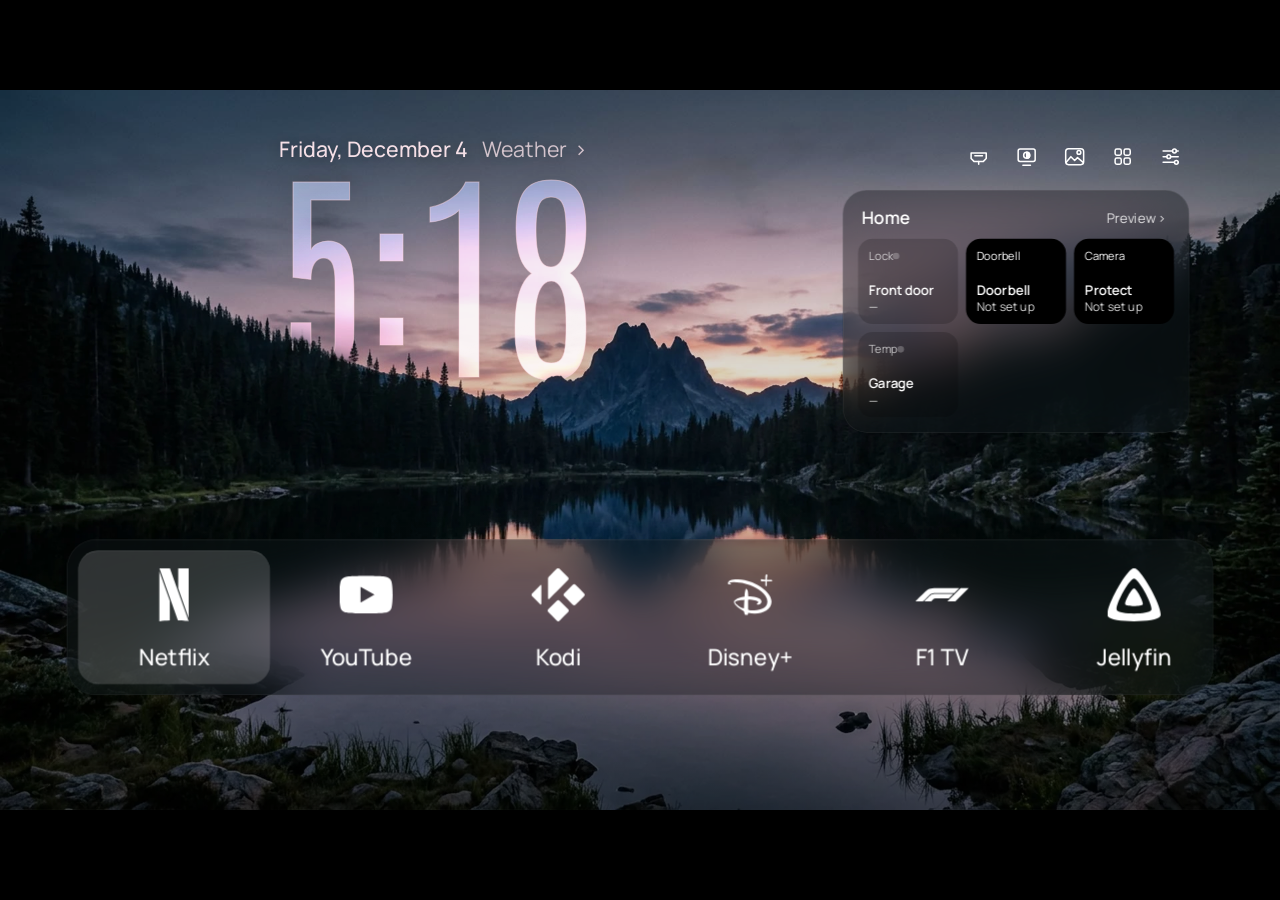
<file: app/src/main/assets/web/index.html>
<!doctype html>
<html lang="en">
<head>
<meta charset="utf-8">
<meta name="viewport" content="width=1920, user-scalable=no">
<title>Glass Home</title>
<link rel="preconnect" href="https://fonts.googleapis.com">
<link href="https://fonts.googleapis.com/css2?family=Manrope:wght@400;500;600;700&family=Geist:wght@400;500;600;700&family=Newsreader:opsz,wght@6..72,400;6..72,500;6..72,600&display=swap" rel="stylesheet">
<link rel="stylesheet" href="app.css">
<script src="config.default.js"></script>
<script src="logos/logos.js"></script>
<script src="core.js"></script>
</head>
<body data-scenes>
<div id="stage">
  <div class="wall-fallback"></div>

  <!-- date + weather above the big clock (the clock itself is drawn by startScenes in core.js) -->
  <div class="dateline">
    <a class="focusable" href="weather.html" id="wx" aria-label="Weather: open forecast">
      <span id="dateText"></span><span class="wx"><span id="wxIcon"></span><span id="wxText">…</span> ›</span>
    </a>
  </div>

  <div class="topicons">
    <button class="iconbtn focusable" id="btnInputs" aria-label="Inputs (HDMI)">
      <svg aria-hidden="true" width="34" height="34" viewBox="0 0 24 24" fill="none" stroke="currentColor" stroke-width="1.6" stroke-linecap="round" stroke-linejoin="round"><path d="M4 8h16v6l-3 3H7l-3-3z"/><path d="M8 11h8"/><path d="M12 17v3"/></svg>
    </button>
    <button class="iconbtn focusable" id="btnPicture" aria-label="Picture settings">
      <svg aria-hidden="true" width="34" height="34" viewBox="0 0 24 24" fill="none" stroke="currentColor" stroke-width="1.6" stroke-linecap="round" stroke-linejoin="round"><rect x="3" y="4" width="18" height="13" rx="2"/><path d="M8 21h8"/><circle cx="12" cy="10.5" r="3.2"/><path d="M12 7.3v6.4a3.2 3.2 0 0 0 0-6.4z" fill="currentColor"/></svg>
    </button>
    <button class="iconbtn focusable" id="btnAmbient" aria-label="Screensaver">
      <svg aria-hidden="true" width="34" height="34" viewBox="0 0 24 24" fill="none" stroke="currentColor" stroke-width="1.6" stroke-linecap="round" stroke-linejoin="round"><path d="M3 18l5-6 4 4 3-3 6 5"/><circle cx="16.5" cy="7.5" r="2"/><rect x="2.5" y="3.5" width="19" height="17" rx="3"/></svg>
    </button>
    <button class="iconbtn focusable" id="btnApps" aria-label="All apps">
      <svg aria-hidden="true" width="34" height="34" viewBox="0 0 24 24" fill="none" stroke="currentColor" stroke-width="1.6" stroke-linejoin="round"><rect x="4" y="4" width="6.5" height="6.5" rx="1.8"/><rect x="13.5" y="4" width="6.5" height="6.5" rx="1.8"/><rect x="4" y="13.5" width="6.5" height="6.5" rx="1.8"/><rect x="13.5" y="13.5" width="6.5" height="6.5" rx="1.8"/></svg>
    </button>
    <a class="iconbtn focusable" id="btnGlass" href="settings.html" aria-label="Glass Home settings">
      <svg aria-hidden="true" width="34" height="34" viewBox="0 0 24 24" fill="none" stroke="currentColor" stroke-width="1.6" stroke-linecap="round" stroke-linejoin="round"><path d="M4 6h10M18 6h2M4 12h4M12 12h8M4 18h12M20 18h0"/><circle cx="16" cy="6" r="2"/><circle cx="10" cy="12" r="2"/><circle cx="18" cy="18" r="2"/></svg>
    </a>
  </div>

  <!-- quick panels -->
  <section class="qpanel glass hidden" id="inputsPanel" data-zone="qpanel" aria-label="Inputs">
    <h2>Inputs</h2><div class="qlist" id="inputList"></div>
  </section>

  <section class="homewidget glass" id="hw" aria-label="Smart home">
    <div class="hw-head"><b>Home</b><a class="hw-open focusable" href="dashboard.html" data-key="open">Open dashboard ›</a></div>
    <div class="hw-grid" id="hwGrid"></div>
  </section>

  <nav class="dock glass" id="dock" aria-label="Apps" data-zone="dock">
    <div class="dockrow" id="dockRow"></div>
  </nav>

  <div class="overlay hidden" id="allApps" data-zone="overlay">
    <div class="panel glass">
      <h2>All apps</h2>
      <div class="appgrid" id="appGrid"></div>
    </div>
  </div>
</div>

<script>
(function () {
  "use strict";
  const style = cfg.iconStyle;
  // index.html#focus=<tile key>: coming back from a camera opened on the widget → reselect that tile
  const RETURN_KEY = (() => { const m = /[#&]focus=([^&]+)/.exec(location.hash); return m ? decodeURIComponent(m[1]) : null; })();
  let returnDone = false;

  // ---------- apps ----------
  // Default is white logos everywhere (dock and All apps). Colour only if config asks for it.
  // Order for white: your own PNG (custom) -> bundled brand SVG (Simple Icons / Custom Brand Icons)
  // -> white logo generated from the app's own icon.
  const bundled = new Set(window.BUNDLED_LOGOS || []);
  function logoFor(app) {
    if (style === "custom" && app.custom) return { src: app.custom, cls: "" };
    if (style === "banner" && app.banner) return { src: app.banner, cls: "" };
    if (style === "color") return { src: app.icon, cls: "color" };
    if (bundled.has(app.pkg)) return { src: "logos/" + app.pkg + ".svg", cls: "svg" };
    return { src: app.mono || app.icon, cls: "mono" };
  }
  function appButton(app) {
    const b = el("button", "dockitem focusable");
    b.setAttribute("aria-label", app.label);
    if (app.pkg) b.dataset.pkg = app.pkg;
    const lg = app.settings
      ? '<svg aria-hidden="true" width="84" height="84" viewBox="0 0 24 24" fill="none" stroke="currentColor" stroke-width="1.4" stroke-linecap="round" stroke-linejoin="round"><circle cx="12" cy="12" r="3"/><path d="M12 2v3M12 19v3M2 12h3M19 12h3M4.9 4.9l2.1 2.1M17 17l2.1 2.1M4.9 19.1L7 17M17 7l2.1-2.1"/></svg>'
      : (() => { const l = logoFor(app); return '<img alt="" class="' + l.cls + '" src="' + l.src + '">'; })();
    b.innerHTML = '<span class="logo">' + lg + '</span><span class="name">' + esc(app.label) + "</span>";
    b.addEventListener("click", () => (app.settings ? api.settings() : api.launch(app.pkg)));
    return b;
  }

  let allApps = [];
  let dockShown = false;
  let lastSig = "";
  async function loadApps() {
    const list = (await api.apps()) || [];
    // Only rebuild when the installed apps actually changed, so the highlight never jumps
    const sig = list.map((a) => a.pkg).join(",");
    if (sig === lastSig && dockShown) return;
    lastSig = sig;
    allApps = list;
    const byPkg = {};
    allApps.forEach((a) => (byPkg[a.pkg] = a));
    const row = $("#dockRow");
    const act = document.activeElement;
    // Before the first remote press the dock gets the selection (unless we're returning to a widget tile)
    const returning = !!RETURN_KEY;
    const hadDockFocus = !act || act === document.body || row.contains(act) || (lastKeyAt === 0 && !returning);
    const keepPkg = act && row.contains(act) ? act.dataset.pkg : null;
    row.innerHTML = "";
    const dock = $("#dock");
    dock.classList.toggle("banner", style === "banner");
    dock.classList.add("labels-" + (cfg.labels || "both"));
    (cfg.dock || []).forEach((pkg) => { if (byPkg[pkg]) row.appendChild(appButton(byPkg[pkg])); });
    row.appendChild(appButton({ label: "Settings", settings: true }));
    const first = row.firstElementChild;
    if (first) first.setAttribute("data-autofocus", "");
    // Put the highlight in the dock only if it was there (or nowhere) — never pull it away
    // from the weather, widget or top icons if you've already moved there.
    if (hadDockFocus) {
      const same = keepPkg && row.querySelector('[data-pkg="' + keepPkg + '"]');
      if (window.__allowFocus) __allowFocus();
      focusEl(same || first);
      if (!same) row.scrollLeft = 0;
    }
    dockShown = true;

    const grid = $("#appGrid");
    if (grid.contains(document.activeElement)) return; // don't rebuild All apps while you're in it
    grid.innerHTML = "";
    allApps.slice().sort((a, b) => a.label.localeCompare(b.label)).forEach((a) => grid.appendChild(appButton(a)));
  }

  // ---------- all apps overlay ----------
  const overlay = $("#allApps");
  function openApps() {
    overlay.classList.remove("hidden");
    window.__modal = overlay;
    focusEl($("#appGrid .dockitem"));
  }
  function closeApps() {
    overlay.classList.add("hidden");
    window.__modal = null;
    focusEl($("#btnApps"));
  }
  window.backHandlers.push(() => { if (!overlay.classList.contains("hidden")) { closeApps(); return true; } return false; });

  // Mouse wheel / trackpad (PC preview or an air mouse): scroll the dock sideways and All apps down.
  $("#dockRow").addEventListener("wheel", (e) => { e.preventDefault(); $("#dockRow").scrollLeft += e.deltaY + e.deltaX; }, { passive: false });
  $("#appGrid").addEventListener("wheel", (e) => { e.preventDefault(); $("#appGrid").scrollTop += e.deltaY; }, { passive: false });

  $("#btnApps").addEventListener("click", openApps);

  // ---------- quick buttons ----------
  let openPanel = null;
  function showPanel(p, from) {
    closePanel();
    p.classList.remove("hidden");
    p._from = from;
    window.__modal = p;
    openPanel = p;
    if (window.__allowFocus) __allowFocus();
    focusEl($(".qbtn.cur", p) || $(".qbtn", p));
  }
  function closePanel() {
    if (!openPanel) return;
    const p = openPanel;
    openPanel = null;
    p.classList.add("hidden");
    window.__modal = null;
    if (p._from) { if (window.__allowFocus) __allowFocus(); focusEl(p._from); }
  }
  window.backHandlers.push(() => { if (openPanel) { closePanel(); return true; } return false; });

  $("#btnInputs").addEventListener("click", () => {
    const list = $("#inputList");
    list.innerHTML = "";
    const ins = api.inputs();
    if (!ins.length) list.innerHTML = '<p class="note">No inputs found.</p>';
    ins.forEach((i) => {
      const b = el("button", "qbtn focusable", esc(i.label) + "<small>" + (i.connected ? "Connected" : "Nothing plugged in") + "</small>");
      b.addEventListener("click", () => { closePanel(); api.openInput(i.id); });
      list.appendChild(b);
    });
    showPanel($("#inputsPanel"), $("#btnInputs"));
  });
  $("#btnPicture").addEventListener("click", () => api.picture());
  $("#btnAmbient").addEventListener("click", () => { location.href = "ambient.html"; });


  // ---------- scenes, date + weather ----------
  const scenes = cfg.theme === "wallpapers" ? null : startScenes();
  function paintDate() {
    const t = new Date().toLocaleDateString("en-CA", { weekday: "long", day: "numeric", month: "long" });
    $("#dateText").textContent = t;
  }
  async function loadWeather() {
    paintDate();
    try {
      const w = await weather();
      const c = w.f.current;
      const [txt, kind] = WMO(c.weather_code);
      $("#wxIcon").innerHTML = wxIcon(c.is_day === 0 && kind === "sun" ? "moon" : kind, 30);
      $("#wxText").textContent = Math.round(c.temperature_2m) + "° " + txt;
    } catch (e) {
      $("#wxText").textContent = "Weather";
    }
  }
  setInterval(paintDate, 60000);

  // ---------- home widget (3 x 3) ----------
  // Every tile is selectable: lights toggle, cameras open full screen, lock/temp open the dashboard.
  const snapCache = {};   // last good still per camera src, so re-renders don't flash
  const noPic = new Set(); // cameras whose last still failed
  let hwMap = null;
  function tile(key, kind, name, state, on, battery) {
    const b = battery != null ? batteryHTML(battery) : "";
    return '<button class="hw-tile focusable' + (on ? " on" : "") + '" data-key="' + esc(key) + '" aria-label="' + esc(kind + " " + name) + '"><span class="k"><span>' + esc(kind) + '</span><span class="dot' + (on ? " on" : "") + '"></span></span>' +
      '<span><span class="n" style="display:block">' + esc(name) + '</span>' +
      (b ? '<span class="sline"><span class="s">' + esc(state) + "</span>" + b + "</span>" : '<span class="s">' + esc(state) + "</span>") +
      "</span></button>";
  }
  function camTile(c, camOk) {
    const live = !c.missing && !!cfg.go2rtc && camOk;
    const img = live && snapCache[c.src] ? '<img class="hw-snap" alt="" src="' + esc(snapCache[c.src]) + '">' : (live ? '<img class="hw-snap" alt="">' : "");
    const state = c.missing ? "Not set up" : !cfg.go2rtc ? "Not set up" : camOk ? "" : "Offline";
    return '<button class="hw-tile hw-cam focusable' + (live && noPic.has(c.src) ? " nopic" : "") + '" data-key="cam:' + esc(c.src || "") + '"' + (c.src ? ' data-src="' + esc(c.src) + '"' : "") + ' aria-label="' + esc((c.doorbell ? "Doorbell " : "Camera ") + c.name) + '">' + img +
      '<span class="k"><span>' + esc(c.doorbell ? "Doorbell" : "Camera") + '</span>' + (live ? '<span class="live"><i></i>LIVE</span>' : "") + '</span>' +
      '<span><span class="n" style="display:block">' + esc(c.name) + '</span>' + (state ? '<span class="s">' + esc(state) + "</span>" : '<span class="s np">No picture</span>') + "</span></button>";
  }
  async function loadWidget() {
    const D = cfg.devices;
    const cams = cfg.cameras || [];
    let map = null;
    const [camOk] = await Promise.all([
      go2rtcReachable(),
      api.hubReady ? hubDevices().then((m) => { map = m; }, () => { map = null; }) : null,
    ]);
    hwMap = map;
    renderWidget(camOk);
  }
  let lastCamOk = false;
  function renderWidget(camOk) {
    if (camOk === undefined) camOk = lastCamOk;
    lastCamOk = camOk;
    const D = cfg.devices;
    const cams = cfg.cameras || [];
    const map = hwMap;
    const dev = (id) => (map ? map[String(id)] : null);
    const name = (id, fb) => (dev(id) && dev(id).label) || fb;
    const parts = [];
    const lock = hubAttr(dev(D.lock), "lock");
    parts.push(tile("lock", "Lock", "Front door", lock ? lock[0].toUpperCase() + lock.slice(1) : "—", lock === "locked", hubAttr(dev(D.lock), "battery")));
    // Two camera tiles: a doorbell if one is configured ("doorbell": true), otherwise the first two cameras
    const bell = cams.find((c) => c.doorbell);
    const others = cams.filter((c) => c !== bell);
    const camTiles = (bell ? [bell] : []).concat(others).slice(0, 2);
    while (camTiles.length < 2) camTiles.push({ name: "Camera", missing: true });
    camTiles.forEach((c) => parts.push(camTile(c, camOk)));
    (D.lights || []).slice(0, 5).forEach((id) => {
      const sw = hubAttr(dev(id), "switch");
      parts.push(tile("light:" + id, "Light", name(id, "Light " + id), sw ? (sw === "on" ? "On" : "Off") : "—", sw === "on"));
    });
    const t = hubAttr(dev(D.garageTemp), "temperature");
    parts.push(tile("temp", "Temp", D.tempLabel || "Temperature", t != null ? Math.round(parseFloat(t) * 10) / 10 + "°" : "—", false, hubAttr(dev(D.garageTemp), "battery")));
    // Re-rendering replaces the buttons: keep the selection on the same tile
    const grid = $("#hwGrid");
    const act = document.activeElement;
    const keepKey = act && grid.contains(act) ? act.dataset.key : null;
    grid.innerHTML = parts.join("");
    if (keepKey) { const same = grid.querySelector('[data-key="' + CSS.escape(keepKey) + '"]'); if (same) { __allowFocus(); same.focus({ preventScroll: true }); } }
    // Coming back from a camera opened on this widget (index.html#focus=cam:<src>): reselect that tile
    if (RETURN_KEY && !returnDone) {
      const t = grid.querySelector('[data-key="' + CSS.escape(RETURN_KEY) + '"]');
      if (t) { returnDone = true; __allowFocus(); t.focus({ preventScroll: true }); history.replaceState(null, "", location.pathname); }
    }
    if (!api.hubReady) $("#hw .hw-open").textContent = api.native ? "Hubitat not set up ›" : "Preview ›";
    if (camOk) refreshHomeSnaps();
  }
  // Camera stills on the widget, refreshed every 10 s
  let homeSnapBusy = false;
  function refreshHomeSnaps() {
    if (homeSnapBusy || !cfg.go2rtc) return;
    const tiles = Array.from(document.querySelectorAll("#hwGrid .hw-cam[data-src]"));
    if (!tiles.length) return;
    homeSnapBusy = true;
    let left = tiles.length;
    tiles.forEach((t) => {
      const src = t.dataset.src;
      const img = new Image();
      let settled = false;
      const finish = (ok) => {
        if (settled) return; settled = true;
        clearTimeout(timer);
        const cur = document.querySelector('#hwGrid .hw-cam[data-src="' + CSS.escape(src) + '"]');
        if (cur) {
          if (ok) { snapCache[src] = img.src; noPic.delete(src); const el2 = $(".hw-snap", cur); if (el2) el2.src = img.src; cur.classList.remove("nopic"); }
          else if (!snapCache[src]) { noPic.add(src); cur.classList.add("nopic"); }
        }
        if (--left === 0) homeSnapBusy = false;
      };
      const timer = setTimeout(() => finish(false), 15000);
      img.onload = () => finish(img.naturalWidth > 0);
      img.onerror = () => finish(false);
      img.src = cfg.go2rtc.replace(/\/$/, "") + "/api/frame.jpeg?src=" + encodeURIComponent(src) + "&t=" + Date.now();
    });
  }
  // OK on a widget tile
  $("#hwGrid").addEventListener("click", (e) => {
    const b = e.target.closest(".hw-tile");
    if (!b) return;
    const key = b.dataset.key || "";
    if (key.startsWith("light:")) return toggleLight(key.slice(6));
    if (key.startsWith("cam:") && b.dataset.src) { location.href = "dashboard.html#cam=" + encodeURIComponent(b.dataset.src); return; }
    location.href = "dashboard.html"; // lock, temperature, cameras not set up
  });
  async function toggleLight(id) {
    if (!api.hubReady) { toast("Hubitat isn't set up yet"); return; }
    const d = hwMap && hwMap[String(id)];
    const on = hubAttr(d, "switch") === "on";
    if (d) { // optimistic update
      if (Array.isArray(d.attributes)) { const a = d.attributes.find((x) => x.name === "switch"); if (a) a.currentValue = on ? "off" : "on"; }
      else if (d.attributes) d.attributes.switch = on ? "off" : "on";
      renderWidget();
    }
    try { await api.hub("devices/" + id + "/" + (on ? "off" : "on")); }
    catch (e) { toast("Command failed: " + e.message); }
    setTimeout(loadWidget, 1500);
  }

  // Android sometimes moves DOM focus to the first item on the page (the weather) by itself, e.g.
  // when images load. Undo any focus change that didn't come from a remote press or from our own code.
  let lastFocus = null;
  let lastKeyAt = 0;
  let allowNext = false;
  // Our own code calls this right before it moves the selection (synchronous focus calls only)
  window.__allowFocus = () => { allowNext = true; setTimeout(() => { allowNext = false; }, 0); };
  const baseKey = window.__tvKey;
  window.__tvKey = (k) => { lastKeyAt = Date.now(); baseKey(k); };
  document.addEventListener("keydown", () => { lastKeyAt = Date.now(); }, true);
  document.addEventListener("focusin", (e) => {
    const t = e.target;
    if (!(t.classList && t.classList.contains("focusable"))) return;
    const ok = allowNext || Date.now() - lastKeyAt < 600 || (lastFocus && !document.contains(lastFocus) && t.dataset.key === lastFocus.dataset.key);
    if (!ok && t !== lastFocus) {
      // Spontaneous (Android): put it back where it was, or on the first app if nothing was selected yet
      const back = lastFocus && document.contains(lastFocus) ? lastFocus : $("#dockRow .dockitem");
      if (back && back !== t) { setTimeout(() => { __allowFocus(); back.focus({ preventScroll: true }); }, 0); return; }
    }
    lastFocus = t;
  });

  window.onTvResume = () => { loadApps(); loadWeather(); loadWidget(); };
  window.onTvHome = () => { if (!overlay.classList.contains("hidden")) closeApps(); __allowFocus(); focusEl($("#dockRow .dockitem")); };

  document.addEventListener("DOMContentLoaded", () => {
    loadApps();
    loadWeather();
    loadWidget();
    setInterval(loadWeather, 10 * 60 * 1000);
    setInterval(loadWidget, 30 * 1000);
    setInterval(() => { if (lastCamOk) refreshHomeSnaps(); }, 10 * 1000);
  });
})();
</script>
</body>
</html>
</file>
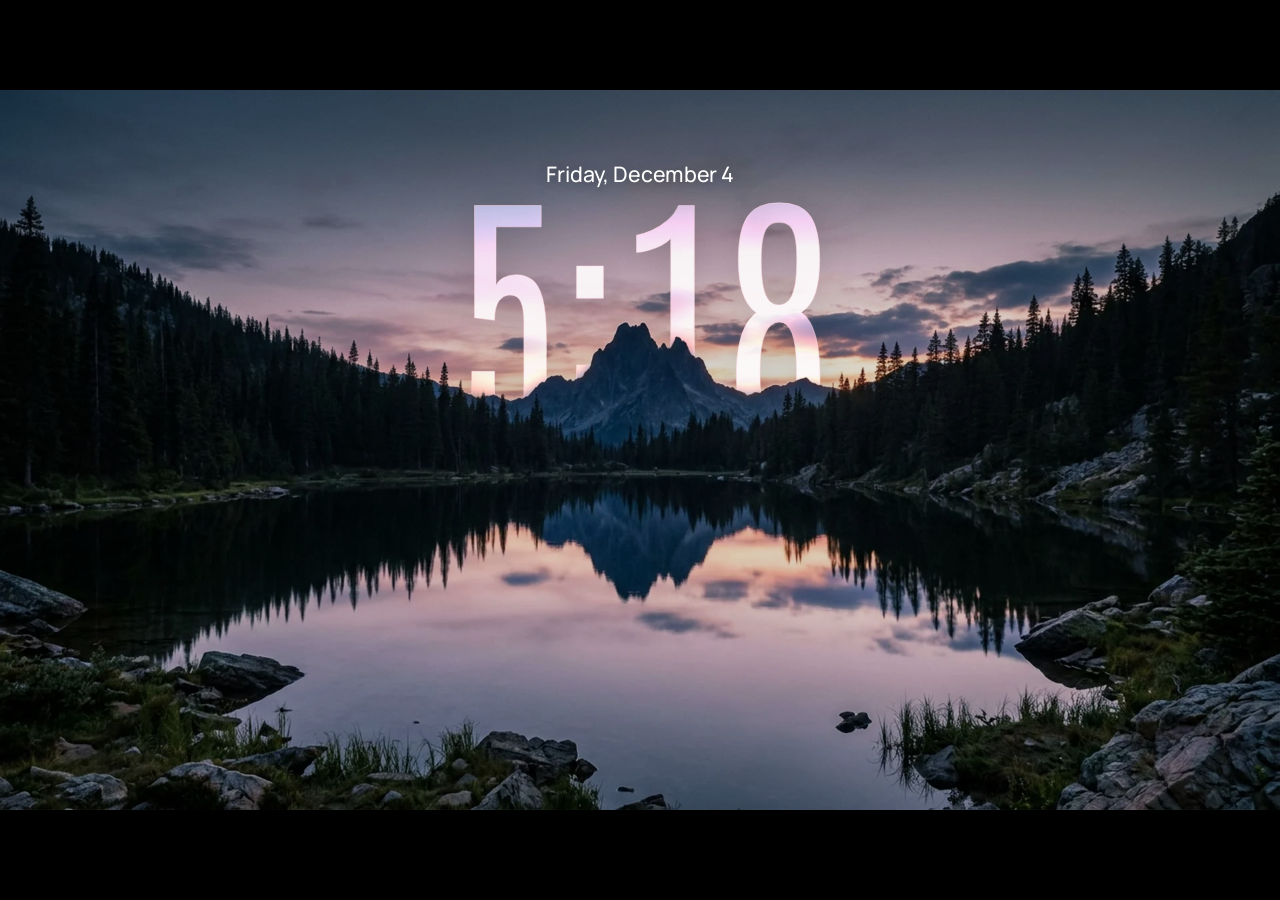
<file: app/src/main/assets/web/ambient.html>
<!doctype html>
<html lang="en">
<head>
<meta charset="utf-8">
<meta name="viewport" content="width=1920, user-scalable=no">
<title>Screensaver</title>
<link rel="preconnect" href="https://fonts.googleapis.com">
<link href="https://fonts.googleapis.com/css2?family=Manrope:wght@400;500;600;700&display=swap" rel="stylesheet">
<link rel="stylesheet" href="app.css">
<script src="config.default.js"></script>
<script src="core.js"></script>
</head>
<body data-scenes class="amb">
<!-- Glass Home screensaver: the scene with the big glass clock, nothing else. Any key returns home. -->
<div id="stage">
  <div class="wall-fallback"></div>
  <div class="dateline"><span class="ambdate" id="dateText"></span></div>
</div>
<script>
(function () {
  "use strict";
  document.addEventListener("DOMContentLoaded", () => {
    startScenes({ full: true });
    const paint = async () => {
      let t = new Date().toLocaleDateString("en-CA", { weekday: "long", day: "numeric", month: "long" });
      try {
        const w = await weather();
        t += "  ·  " + Math.round(w.f.current.temperature_2m) + "° " + WMO(w.f.current.weather_code)[0];
      } catch (e) {}
      $("#dateText").textContent = t;
    };
    paint();
    setInterval(paint, 60000);
  });
  // any remote key (arrows/OK/Back) leaves the screensaver
  const leave = () => { location.href = "index.html"; return true; };
  window.addEventListener("load", () => {
    window.__tvKey = leave;
    window.backHandlers.push(leave);
    document.addEventListener("keydown", leave, true);
  });
})();
</script>
</body>
</html>
</file>
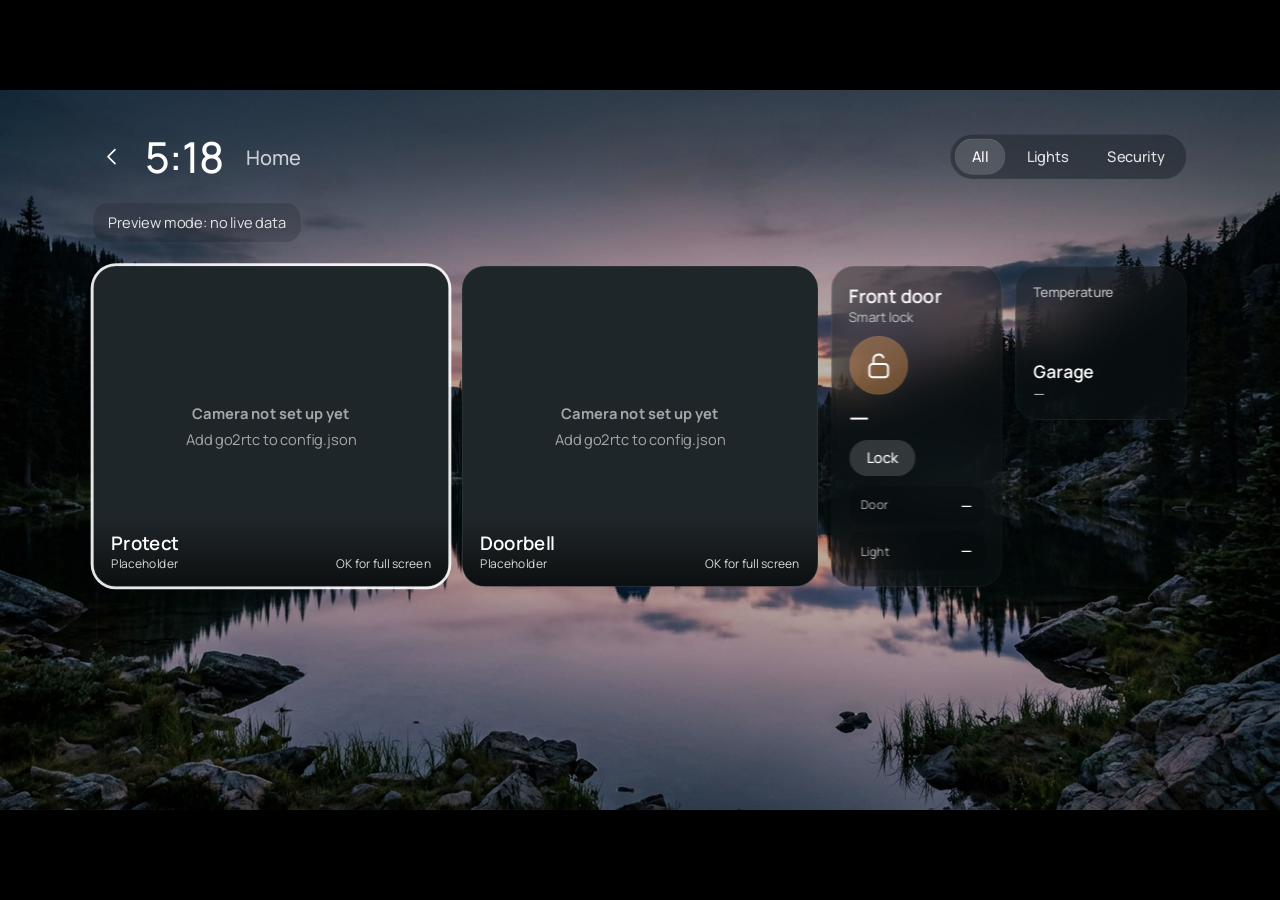
<file: app/src/main/assets/web/dashboard.html>
<!doctype html>
<html lang="en">
<head>
<meta charset="utf-8">
<meta name="viewport" content="width=1920, user-scalable=no">
<title>Home dashboard</title>
<link rel="preconnect" href="https://fonts.googleapis.com">
<link href="https://fonts.googleapis.com/css2?family=Manrope:wght@400;500;600;700&family=Geist:wght@400;500;600;700&family=Newsreader:opsz,wght@6..72,400;6..72,500;6..72,600&display=swap" rel="stylesheet">
<link rel="stylesheet" href="app.css">
<script src="config.default.js"></script>
<script src="core.js"></script>
</head>
<body>
<div id="stage">
  <div class="wall-fallback"></div>
  <div class="scrim"></div>
  <div class="page">
    <header class="header" data-zone="header">
      <div class="left">
        <a class="iconbtn focusable" href="index.html" aria-label="Back to home screen">
          <svg aria-hidden="true" width="36" height="36" viewBox="0 0 24 24" fill="none" stroke="currentColor" stroke-width="1.6" stroke-linecap="round" stroke-linejoin="round"><path d="M15 5l-7 7 7 7"/></svg>
        </a>
        <div class="clock" data-clock>--:--</div>
        <div class="title">Home</div>
      </div>
      <nav class="tabs glass" aria-label="Categories" id="tabs"></nav>
    </header>
    <div id="notice" class="notice hidden"></div>
    <div class="grid all" id="grid" data-zone="grid"></div>
  </div>
  <div class="cammodal hidden" id="camModal" role="dialog" aria-label="Camera">
    <iframe tabindex="-1" allow="autoplay"></iframe>
    <video tabindex="-1" muted autoplay playsinline></video>
    <img class="mj" alt="">
    <div class="msg hidden"><b></b><span></span></div>
    <div class="top"><b></b><span class="badge"><i></i>LIVE</span></div>
    <div class="bot"><span class="src"></span><span>OK or Back to close</span></div>
  </div>
</div>

<script>
(function () {
  "use strict";
  const D = cfg.devices;
  const TABS = ["All", "Lights", "Security"];
  let tab = 0;
  let map = {};            // Hubitat devices by id
  let camFrom = null;      // tile the camera modal was opened from (focus returns there)
  let camFromHome = false; // opened via dashboard.html#cam=<src> from the home screen
  let camOnline = null;    // go2rtc reachable? (null = not checked yet)
  let armedUnlock = 0;     // unlock needs a second press within 4 s

  const LOCK_SVG = '<svg aria-hidden="true" width="48" height="48" viewBox="0 0 24 24" fill="none" stroke="currentColor" stroke-width="1.5" stroke-linecap="round" stroke-linejoin="round"><rect x="5" y="11" width="14" height="10" rx="2.5"/><path class="shackle" d="M8 11V8a4 4 0 0 1 8 0v3"/></svg>';

  // ---------- tabs ----------
  function renderTabs() {
    const nav = $("#tabs");
    nav.innerHTML = "";
    TABS.forEach((name, i) => {
      const b = el("button", "tab focusable" + (i === tab ? " active" : ""), esc(name));
      if (i === tab) b.setAttribute("data-entry", "");
      b.addEventListener("click", () => { if (tab !== i) { tab = i; renderTabs(); renderGrid(); focusEl(nav.children[i]); } });
      nav.appendChild(b);
    });
  }

  // ---------- builders ----------
  function lightTile(id) {
    const b = el("button", "tile glass focusable");
    b.dataset.light = id;
    b.innerHTML = '<span class="k"><span>Light</span><span class="dot"></span></span><span><span class="n" style="display:block"></span><span class="s"></span></span>';
    b.addEventListener("click", () => toggleSwitch(id));
    return b;
  }
  function tempTile(id, label) {
    const b = el("div", "tile glass");
    b.dataset.temp = id;
    b.dataset.batt = id;
    b.innerHTML = '<span class="k"><span>Temperature</span><span class="bslot"></span></span><span><span class="n" style="display:block">' + esc(label) + '</span><span class="s">—</span></span>';
    return b;
  }
  function doorCard() {
    const s = el("section", "tile glass door");
    s.setAttribute("aria-label", "Front door");
    s.setAttribute("data-navgroup", "door");
    s.innerHTML =
      '<div><h2>Front door</h2><div class="sub"><span>' + esc(D.lockLabel || "Smart lock") + '</span><span class="bslot" data-batt="' + D.lock + '"></span></div></div>' +
      '<div class="mid"><button class="ring focusable" data-act="ring" aria-label="Lock or unlock the front door">' + LOCK_SVG + '</button><span class="lockstate">—</span><button class="pillbtn focusable" data-act="lock">—</button></div>' +
      '<div class="rows"><div class="row" data-contact><span class="lc"><span class="l">Door</span><span class="bslot" data-batt="' + D.doorContact + '"></span></span><span class="v">—</span></div>' +
      '<button class="row focusable" data-porch><span class="l">Light</span><span class="v">—</span></button></div>';
    $("[data-act=lock]", s).addEventListener("click", lockPressed);
    $("[data-act=ring]", s).addEventListener("click", lockPressed); // the lock icon does the same as the button
    $("[data-porch]", s).addEventListener("click", () => toggleSwitch(D.porchLight));
    return s;
  }
  function camCard(cam) {
    const c = el("div", "cam focusable");
    c.tabIndex = 0;
    c.setAttribute("role", "button");
    c.setAttribute("aria-label", cam.name + " live view");
    const live = !!cfg.go2rtc;
    if (!live) c.classList.add("nocfg");
    // Tiles show a still frame refreshed every few seconds (light on the TV); live video is in the full-screen view
    c.dataset.src = cam.src;
    c.innerHTML =
      (live ? '<img class="snap" alt="">' : "") +
      (live
        ? '<div class="ph"><b>Camera offline</b><span>Can\'t reach go2rtc at ' + esc(cfg.go2rtc.replace(/^https?:\/\//, "").replace(/\/$/, "")) + '</span></div>'
        : '<div class="ph"><b>Camera not set up yet</b><span>Add go2rtc to config.json</span></div>') +
      (live ? '<span class="badge"><i></i>LIVE</span>' : "") +
      '<div class="foot"><div><b>' + esc(cam.name) + '</b><span>' + esc(live ? "go2rtc · " + cam.src : "Placeholder") + '</span></div><span class="hint">OK for full screen</span></div>';
    c.addEventListener("click", () => openCam(cam, c));
    return c;
  }
  // Full-screen live video uses cam.live if set (e.g. an H.264 transcode of an H.265 camera); stills use cam.src
  function streamUrl(cam) {
    return cfg.go2rtc.replace(/\/$/, "") + "/stream.html?src=" + encodeURIComponent(cam.live || cam.src) + "&mode=" + encodeURIComponent(cfg.cameraMode || "mse");
  }
  // Mark camera tiles offline when go2rtc doesn't answer (instead of a black box)
  async function checkCams() {
    if (!cfg.go2rtc) return;
    const ok = await go2rtcReachable();
    camOnline = ok;
    document.querySelectorAll(".cam").forEach((c) => {
      if (!ok) { setCamMsg(c, "Camera offline", "Can't reach go2rtc at " + cfg.go2rtc.replace(/^https?:\/\//, "").replace(/\/$/, "")); c.classList.add("offline"); }
    });
    if (camModalOpen() && !ok) $("#camModal .msg").classList.remove("hidden");
    if (ok) refreshSnaps();
  }
  function setCamMsg(c, title, sub) { const ph = $(".ph", c); if (ph) { $("b", ph).textContent = title; $("span", ph).textContent = sub; } }
  // Load a fresh still for each camera tile; a camera that returns no picture is marked on its own
  let snapBusy = false;
  function refreshSnaps() {
    if (!cfg.go2rtc || snapBusy || camModalOpen() || camOnline === false) return;
    const cams = Array.from(document.querySelectorAll(".cam[data-src]"));
    if (!cams.length) return;
    snapBusy = true;
    let left = cams.length;
    cams.forEach((c) => {
      const img = new Image();
      let settled = false;
      const done = () => { if (--left === 0) snapBusy = false; };
      const timer = setTimeout(() => fail(), 15000);
      function fail() {
        if (settled) return; settled = true;
        clearTimeout(timer);
        if (!$(".snap", c).getAttribute("src")) { setCamMsg(c, "No picture", "go2rtc can't get video from this camera"); c.classList.add("offline"); }
        done();
      }
      img.onload = () => {
        if (settled) return;
        if (img.naturalWidth === 0) { fail(); return; }
        settled = true;
        clearTimeout(timer);
        $(".snap", c).src = img.src; c.classList.remove("offline");
        done();
      };
      img.onerror = fail;
      img.src = cfg.go2rtc.replace(/\/$/, "") + "/api/frame.jpeg?src=" + encodeURIComponent(c.dataset.src) + "&t=" + Date.now();
    });
  }

  function renderGrid() {
    const g = $("#grid");
    g.className = "grid " + TABS[tab].toLowerCase();
    g.innerHTML = "";
    const cams = cfg.cameras || [];
    const lights = D.lights || [];
    if (tab === 0) {
      if (cams[0]) g.appendChild(camCard(cams[0]));
      if (cams[1]) g.appendChild(camCard(cams[1]));
      g.appendChild(doorCard());
      lights.forEach((id) => g.appendChild(lightTile(id)));
      g.appendChild(tempTile(D.garageTemp, D.tempLabel || "Temperature"));
    } else if (tab === 1) {
      lights.forEach((id) => g.appendChild(lightTile(id)));
    } else {
      cams.slice(0, 7).forEach((c) => g.appendChild(camCard(c)));
      g.appendChild(doorCard());
    }
    // Down from the header always enters the grid at its first (top-left) item
    const first = g.querySelector(".focusable");
    if (first) first.setAttribute("data-entry", "");
    updateStates();
    checkCams();
  }

  // ---------- state ----------
  function updateStates() {
    const dev = (id) => map[String(id)];
    document.querySelectorAll("[data-light]").forEach((b) => {
      const d = dev(b.dataset.light);
      const sw = hubAttr(d, "switch");
      b.classList.toggle("on", sw === "on");
      $(".n", b).textContent = (d && d.label) || "Light " + b.dataset.light;
      $(".s", b).textContent = sw ? (sw === "on" ? "On" : "Off") : "—";
    });
    document.querySelectorAll("[data-temp]").forEach((b) => {
      const t = hubAttr(dev(b.dataset.temp), "temperature");
      $(".s", b).textContent = t != null ? Math.round(parseFloat(t) * 10) / 10 + "°" : "—";
    });
    // Battery gauges: any element with data-batt (or containing a .bslot) shows that device's level
    document.querySelectorAll("[data-batt]").forEach((b) => {
      const slot = b.classList.contains("bslot") ? b : $(".bslot", b);
      if (slot) slot.innerHTML = batteryHTML(hubAttr(dev(b.dataset.batt), "battery"));
    });
    const door = $(".door");
    if (door) {
      const lock = hubAttr(dev(D.lock), "lock");
      door.classList.toggle("unlocked", lock && lock !== "locked");
      $(".lockstate", door).textContent = lock ? lock[0].toUpperCase() + lock.slice(1) : "—";
      const btn = $("[data-act=lock]", door);
      if (!armedUnlock) { btn.textContent = lock === "locked" ? "Unlock" : "Lock"; btn.classList.remove("warn"); }
      const sh = $(".shackle", door);
      if (sh) sh.setAttribute("d", lock === "locked" ? "M8 11V8a4 4 0 0 1 8 0v3" : "M8 11V8a4 4 0 0 1 7.5-2");
      const contact = hubAttr(dev(D.doorContact), "contact");
      $("[data-contact] .v", door).textContent = contact ? contact[0].toUpperCase() + contact.slice(1) : "—";
      const porch = hubAttr(dev(D.porchLight), "switch");
      const pr = $("[data-porch]", door);
      pr.classList.toggle("on", porch === "on");
      $(".v", pr).textContent = porch ? (porch === "on" ? "On" : "Off") : "—";
    }
  }

  async function refresh() {
    if (!api.hubReady) return;
    try {
      map = await hubDevices();
      updateStates();
      $("#notice").classList.add("hidden");
    } catch (e) {
      showNotice("Can't reach Hubitat (" + e.message + ")");
    }
  }
  function showNotice(t) { const n = $("#notice"); n.textContent = t; n.classList.remove("hidden"); }

  // ---------- actions ----------
  async function command(id, cmd) {
    try {
      await api.hub("devices/" + id + "/" + cmd);
    } catch (e) {
      toast("Command failed: " + e.message);
    }
    setTimeout(refresh, 1200);
  }
  function toggleSwitch(id) {
    if (!api.hubReady) { toast("Hubitat isn't set up yet"); return; }
    const d = map[String(id)];
    const on = hubAttr(d, "switch") === "on";
    if (d) { // optimistic update
      if (Array.isArray(d.attributes)) { const a = d.attributes.find((x) => x.name === "switch"); if (a) a.currentValue = on ? "off" : "on"; }
      else if (d.attributes) d.attributes.switch = on ? "off" : "on";
      updateStates();
    }
    command(id, on ? "off" : "on");
  }
  function lockPressed() {
    if (!api.hubReady) { toast("Hubitat isn't set up yet"); return; }
    const lock = hubAttr(map[String(D.lock)], "lock");
    const btn = $(".door [data-act=lock]");
    if (lock !== "locked") { command(D.lock, "lock"); toast("Locking front door…"); return; }
    if (armedUnlock && Date.now() - armedUnlock < 4000) {
      armedUnlock = 0;
      command(D.lock, "unlock");
      toast("Unlocking front door…");
      return;
    }
    armedUnlock = Date.now();
    btn.textContent = "Press again to unlock";
    btn.classList.add("warn");
    setTimeout(() => { if (armedUnlock && Date.now() - armedUnlock >= 4000) { armedUnlock = 0; updateStates(); } }, 4100);
  }
  // ---------- full-screen camera modal ----------
  function camModalOpen() { return !$("#camModal").classList.contains("hidden"); }
  function openCam(cam, tile) {
    const m = $("#camModal");
    camFrom = tile;
    $(".top b", m).textContent = cam.name;
    $(".bot .src", m).textContent = cfg.go2rtc ? "go2rtc · " + cam.src : "";
    const frame = $("iframe", m);
    const msg = $(".msg", m);
    if (!cfg.go2rtc) {
      frame.removeAttribute("src");
      $("b", msg).textContent = "Camera not set up yet";
      $("span", msg).textContent = "Add go2rtc and cameras to config.json";
      msg.classList.remove("hidden");
    } else {
      // Default player = go2rtc's web player (WebRTC/MSE). "cameraPlayer": "hls" in config.json uses
      // the browser's own <video> with go2rtc HLS instead. Both need H.264 to be reliable on this TV.
      const vid = $("video", m);
      const mj = $("img.mj", m);
      const g = cfg.go2rtc.replace(/\/$/, "");
      m.classList.remove("hls", "mjpeg");
      mj.removeAttribute("src");
      if (cam.mjpeg) {
        // MJPEG (go2rtc ffmpeg transcode): plays on any browser, no video decoder needed
        frame.removeAttribute("src"); vid.removeAttribute("src");
        m.classList.add("mjpeg");
        mj.src = g + "/api/stream.mjpeg?src=" + encodeURIComponent(cam.mjpeg);
      } else if (cfg.cameraPlayer !== "hls") { frame.src = streamUrl(cam); vid.removeAttribute("src"); m.classList.remove("hls"); }
      else {
        frame.removeAttribute("src");
        m.classList.add("hls");
        vid.muted = true;
        vid.src = g + "/api/stream.m3u8?src=" + encodeURIComponent(cam.live || cam.src) + "&mp4";
        vid.play().catch(() => {});
      }
      $("b", msg).textContent = "Camera offline";
      $("span", msg).textContent = "Can't reach go2rtc at " + cfg.go2rtc.replace(/^https?:\/\//, "").replace(/\/$/, "") + ". Check that the go2rtc server is running.";
      msg.classList.toggle("hidden", camOnline !== false);
      // A camera whose tile already shows "No picture": say so instead of go2rtc's error player
      if (camOnline !== false && tile && tile.classList && tile.classList.contains("offline")) {
        $("b", msg).textContent = $(".ph b", tile).textContent;
        $("span", msg).textContent = $(".ph span", tile).textContent + ". Trying anyway…";
        msg.classList.remove("hidden");
      }
      checkCams();
    }
    m.classList.remove("hidden");
    if (document.activeElement) document.activeElement.blur();
  }
  function closeCam() {
    // Opened straight from a home-screen camera tile: go back there
    if (camFromHome) { location.href = "index.html#focus=" + encodeURIComponent("cam:" + (camFrom ? camFrom.dataset.src : "")); return; }
    const m = $("#camModal");
    m.classList.add("hidden");
    $("iframe", m).removeAttribute("src"); // stop the stream
    const v = $("video", m); v.pause(); v.removeAttribute("src"); v.load();
    $("img.mj", m).removeAttribute("src"); // stops the MJPEG transcode
    lastKeyAt = Date.now();
    if (camFrom) focusEl(camFrom);
  }
  window.backHandlers.push(() => { if (camModalOpen()) { closeCam(); return true; } return false; });

  // The go2rtc player inside a camera iframe grabs focus while it loads, which left the remote
  // with "nothing selected" (next press jumped to the back arrow). Keep focus on our own items.
  // Android also moves DOM focus to the first item (the back arrow) when the video views change
  // focus. Any focus change that didn't come from a remote press within 600 ms is undone.
  let lastFocus = null;
  let lastKeyAt = 0;
  document.addEventListener("keydown", () => { lastKeyAt = Date.now(); }, true);
  document.addEventListener("focusin", (e) => {
    const t = e.target;
    if (!(t.classList && t.classList.contains("focusable"))) return;
    if (lastFocus && t !== lastFocus && document.contains(lastFocus) && !camModalOpen() && Date.now() - lastKeyAt > 600) {
      setTimeout(() => lastFocus.focus({ preventScroll: true }), 0);
      return;
    }
    lastFocus = t;
  });
  function reclaimFocus() {
    if (camModalOpen()) return;
    const a = document.activeElement;
    if (!a || a === document.body || a.tagName === "IFRAME") {
      const t = (lastFocus && document.contains(lastFocus)) ? lastFocus : $(".cam.focusable, .tile.focusable");
      if (t) t.focus({ preventScroll: true });
    }
  }
  window.addEventListener("blur", () => setTimeout(reclaimFocus, 0));
  setInterval(reclaimFocus, 1000);
  // While the modal is open: OK closes it, arrows do nothing (nothing behind it gets selected)
  const baseKey = window.__tvKey;
  window.__tvKey = function (k) {
    lastKeyAt = Date.now();
    if (camModalOpen()) { if (k === "ok") closeCam(); return; }
    baseKey(k);
  };
  document.addEventListener("keydown", (e) => {
    if (!camModalOpen()) return;
    e.preventDefault(); e.stopImmediatePropagation();
    if (e.key === "Escape" || e.key === "Enter" || e.key === "Backspace") closeCam();
  }, true);

  document.addEventListener("DOMContentLoaded", () => {
    renderTabs();
    renderGrid();
    if (!api.hubReady) showNotice(api.native ? "Hubitat isn't set up yet: add your Maker API token to config.json" : "Preview mode: no live data");
    refresh();
    setInterval(refresh, Math.max(5, cfg.pollSeconds || 10) * 1000);
    setInterval(checkCams, 30000);
    setInterval(refreshSnaps, Math.max(3, cfg.snapshotSeconds || 5) * 1000);
    // Home screen camera tile → open that camera full screen right away
    const hm = /[#&]cam=([^&]+)/.exec(location.hash);
    if (hm) {
      const src = decodeURIComponent(hm[1]);
      const cam = (cfg.cameras || []).find((c) => c.src === src);
      if (cam) { camFromHome = true; openCam(cam, document.querySelector('.cam[data-src="' + CSS.escape(src) + '"]') || { dataset: { src } }); }
    }
    // Initial selection = first camera (our own focus change, so the focus guard must allow it)
    const initFocus = () => { lastKeyAt = Date.now(); focusEl($(".tile.focusable, .cam.focusable") || $(".tab")); };
    setTimeout(initFocus, 200);
    setTimeout(() => { if (!document.activeElement || !document.activeElement.closest("#grid")) initFocus(); }, 1500);
  });
})();
</script>
</body>
</html>
</file>
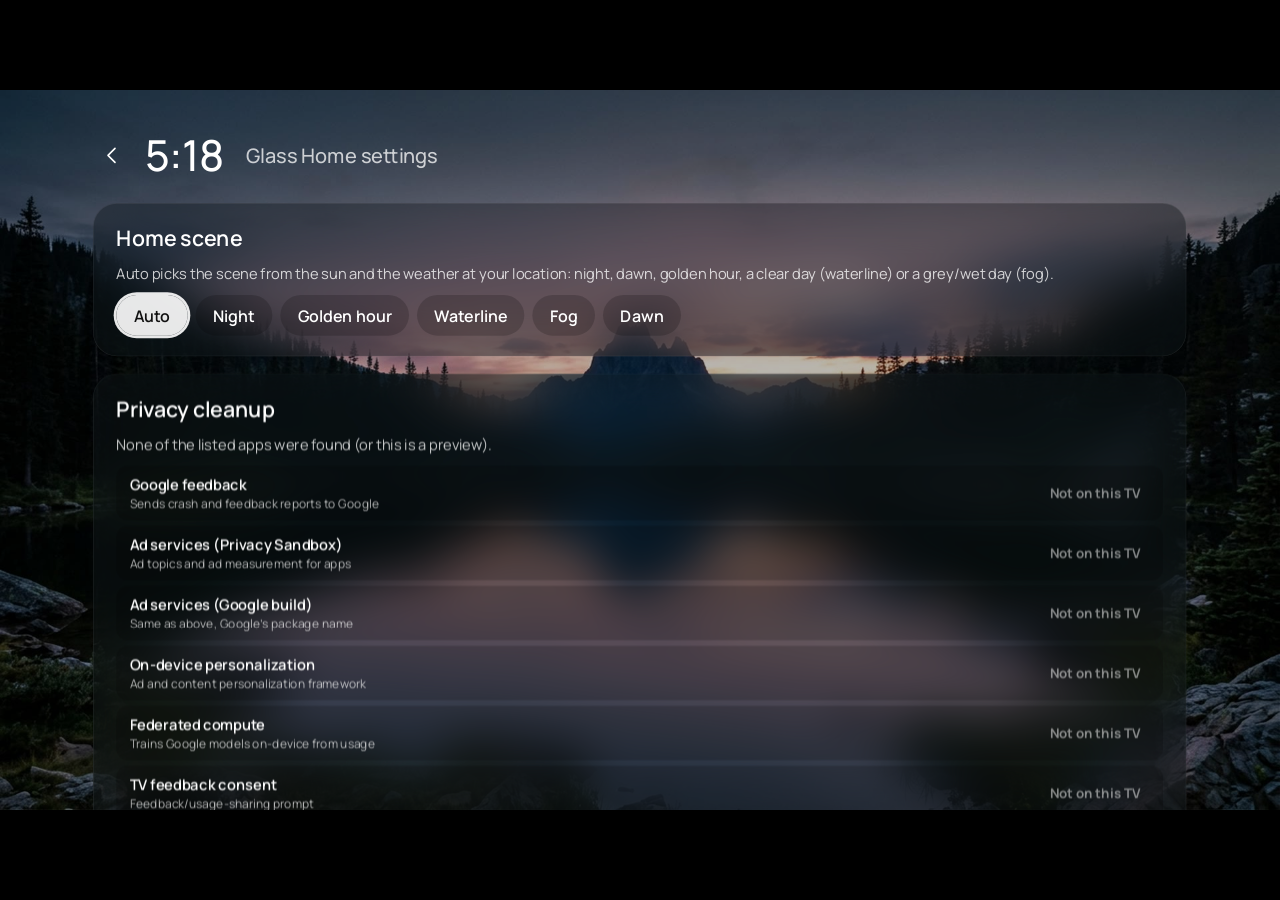
<file: app/src/main/assets/web/settings.html>
<!doctype html>
<html lang="en">
<head>
<meta charset="utf-8">
<meta name="viewport" content="width=1920, user-scalable=no">
<title>Glass Home settings</title>
<link rel="preconnect" href="https://fonts.googleapis.com">
<link href="https://fonts.googleapis.com/css2?family=Manrope:wght@400;500;600;700&family=Geist:wght@400;500;600;700&family=Newsreader:opsz,wght@6..72,400;6..72,500;6..72,600&display=swap" rel="stylesheet">
<link rel="stylesheet" href="app.css">
<script src="config.default.js"></script>
<script src="privacy-list.js"></script>
<script src="core.js"></script>
</head>
<body>
<div id="stage">
  <div class="wall-fallback"></div>
  <div class="scrim"></div>
  <div class="page">
    <header class="header" data-zone="header">
      <div class="left">
        <a class="iconbtn focusable" href="index.html" aria-label="Back to home screen">
          <svg aria-hidden="true" width="36" height="36" viewBox="0 0 24 24" fill="none" stroke="currentColor" stroke-width="1.6" stroke-linecap="round" stroke-linejoin="round"><path d="M15 5l-7 7 7 7"/></svg>
        </a>
        <div class="clock" data-clock>--:--</div>
        <div class="title">Glass Home settings</div>
      </div>
    </header>

    <div class="setbody" id="setbody" data-zone="main">
      <!-- Scene -->
      <section class="setcard glass">
        <h2>Home scene</h2>
        <p class="sub">Auto picks the scene from the sun and the weather at your location: night, dawn, golden hour, a clear day (waterline) or a grey/wet day (fog).</p>
        <div class="pills" id="scenePills"></div>
      </section>

      <!-- Privacy -->
      <section class="setcard glass">
        <h2>Privacy cleanup</h2>
        <p class="sub" id="privStatus"></p>
        <div class="privlist" id="privList"></div>
      </section>

      <!-- More -->
      <section class="setcard glass">
        <h2>More</h2>
        <div class="pills">
          <button class="pill focusable" id="tvSettings">TV settings</button>
          <button class="pill focusable" id="tryScreensaver">Show screensaver</button>
        </div>
        <p class="sub small">Scenes, the glass clock and the Antonio font come from couch-tv (MIT licence, github.com/Seagey/couch-tv); the scene images were AI-generated for that project and are free to use. Antonio font: SIL Open Font License.</p>
      </section>
    </div>
  </div>
</div>

<script>
(function () {
  "use strict";

  // ---------- scene ----------
  function paintScenes() {
    const box = $("#scenePills"), cur = api.getPref("scene") || "auto";
    box.innerHTML = "";
    [{ id: "auto", name: "Auto" }].concat(SCENE_LIB).forEach((s) => {
      const b = el("button", "pill focusable" + (s.id === cur ? " on" : ""), esc(s.name));
      b.addEventListener("click", () => { api.setPref("scene", s.id); paintScenes(); focusEl(box.children[[{ id: "auto" }].concat(SCENE_LIB).findIndex((x) => x.id === s.id)]); toast(s.id === "auto" ? "Scene: automatic" : "Scene: " + s.name); });
      box.appendChild(b);
    });
  }

  // ---------- privacy ----------
  function paintPrivacy() {
    const list = window.PRIVACY_LIST || [];
    const st = api.packageStates(list.map((x) => x.pkg));
    const present = list.filter((x) => st[x.pkg] && st[x.pkg] !== "missing");
    const off = present.filter((x) => st[x.pkg] === "off").length;
    $("#privStatus").textContent = present.length
      ? off + " of " + present.length + " tracking / ad / promo apps on this TV are switched off. Switching them is done from the PC (launcher\\privacy.ps1) — fully reversible."
      : "None of the listed apps were found (or this is a preview).";
    const box = $("#privList");
    box.innerHTML = "";
    list.forEach((x) => {
      const s = st[x.pkg] || "missing";
      const r = el("div", "privrow focusable");
      r.tabIndex = 0;
      r.innerHTML = '<div><b>' + esc(x.name) + '</b><span>' + esc(x.what) + "</span></div><em class=\"" + s + "\">" + (s === "on" ? "On" : s === "off" ? "Off" : "Not on this TV") + "</em>";
      box.appendChild(r);
    });
  }

  $("#tvSettings").addEventListener("click", () => api.settings());
  $("#tryScreensaver").addEventListener("click", () => { location.href = "ambient.html"; });

  document.addEventListener("DOMContentLoaded", async () => {
    paintScenes();
    paintPrivacy();
    setTimeout(() => focusEl($("#scenePills .pill.on") || $("#scenePills .pill")), 200);
  });
})();
</script>
</body>
</html>
</file>
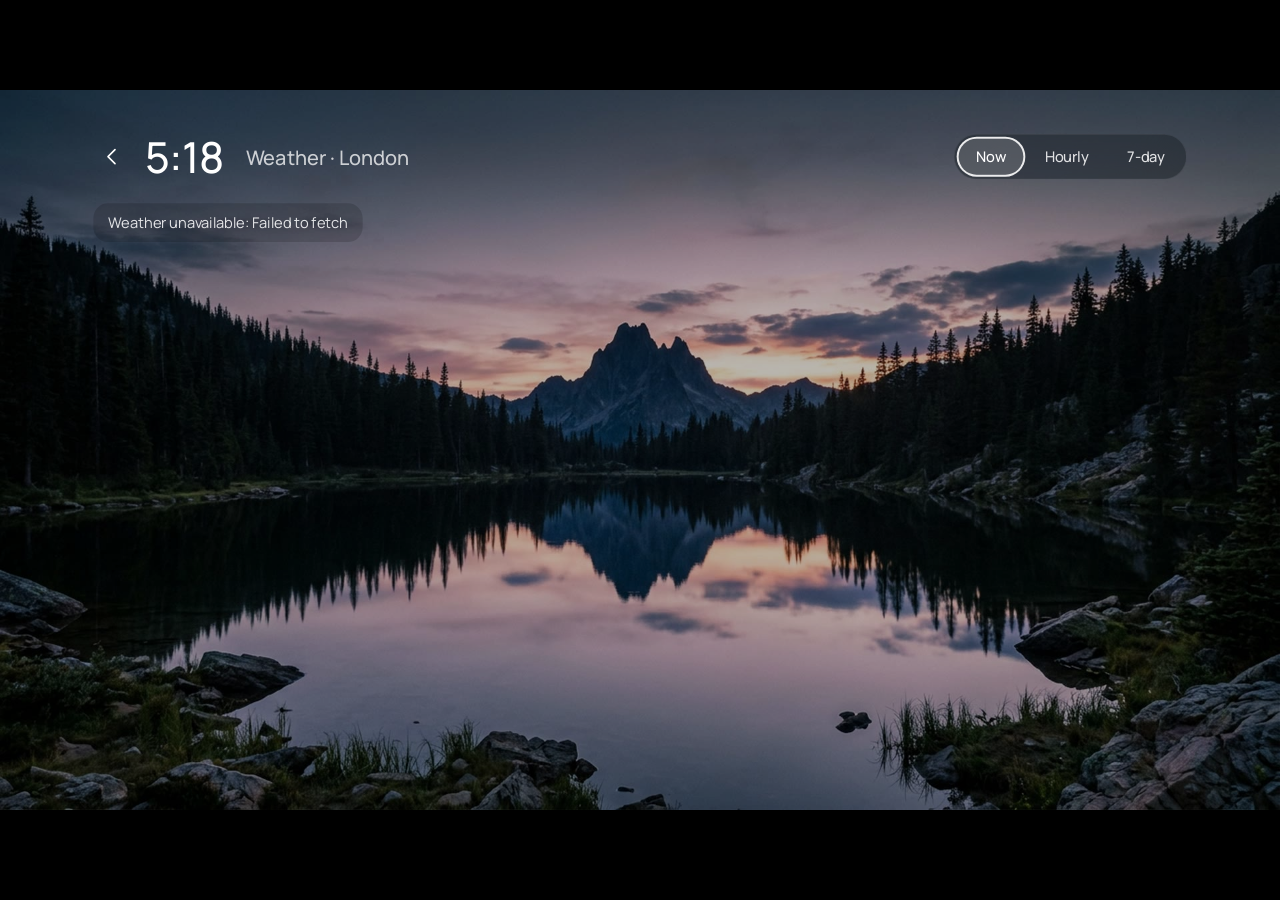
<file: app/src/main/assets/web/weather.html>
<!doctype html>
<html lang="en">
<head>
<meta charset="utf-8">
<meta name="viewport" content="width=1920, user-scalable=no">
<title>Weather</title>
<link rel="preconnect" href="https://fonts.googleapis.com">
<link href="https://fonts.googleapis.com/css2?family=Manrope:wght@400;500;600;700&family=Geist:wght@400;500;600;700&family=Newsreader:opsz,wght@6..72,400;6..72,500;6..72,600&display=swap" rel="stylesheet">
<link rel="stylesheet" href="app.css">
<script src="config.default.js"></script>
<script src="core.js"></script>
</head>
<body>
<div id="stage">
  <div class="wall-fallback"></div>
  <div class="scrim"></div>
  <div class="page">
    <header class="header" data-zone="header">
      <div class="left">
        <a class="iconbtn focusable" href="index.html" aria-label="Back to home screen">
          <svg aria-hidden="true" width="36" height="36" viewBox="0 0 24 24" fill="none" stroke="currentColor" stroke-width="1.6" stroke-linecap="round" stroke-linejoin="round"><path d="M15 5l-7 7 7 7"/></svg>
        </a>
        <div class="clock" data-clock>--:--</div>
        <div class="title" id="place">Weather</div>
      </div>
      <nav class="tabs glass" aria-label="Weather views" id="tabs"></nav>
    </header>
    <div id="body" data-zone="body" style="flex:1;min-height:0;display:flex;flex-direction:column"></div>
  </div>
</div>

<script>
(function () {
  "use strict";
  const TABS = ["Now", "Hourly", "7-day"];
  let tab = 0, data = null;
  const DIRS = ["N", "NE", "E", "SE", "S", "SW", "W", "NW"];
  const r = (v) => Math.round(v);
  const timeOf = (iso) => { const d = new Date(iso); let h = d.getHours(); const m = String(d.getMinutes()).padStart(2, "0"); if (!cfg.clock24h) return (h % 12 || 12) + ":" + m + (h < 12 ? " AM" : " PM"); return h + ":" + m; };
  const hourOf = (iso) => { const h = new Date(iso).getHours(); return cfg.clock24h ? h + ":00" : (h % 12 || 12) + (h < 12 ? " AM" : " PM"); };
  const aqiText = (v) => v == null ? "—" : v <= 50 ? "Good" : v <= 100 ? "Moderate" : v <= 150 ? "Unhealthy for some" : "Unhealthy";
  const uvText = (v) => v < 3 ? "Low" : v < 6 ? "Moderate" : v < 8 ? "High" : "Very high";

  function renderTabs() {
    const nav = $("#tabs");
    nav.innerHTML = "";
    TABS.forEach((name, i) => {
      const b = el("button", "tab focusable" + (i === tab ? " active" : ""), esc(name));
      if (i === 0) b.setAttribute("data-autofocus", "");
      if (i === tab) b.setAttribute("data-entry", "");
      b.addEventListener("click", () => { tab = i; renderTabs(); render(); focusEl(nav.children[i]); });
      nav.appendChild(b);
    });
  }

  function hourIndex() {
    const h = data.f.hourly.time;
    const now = Date.now();
    let i = h.findIndex((t) => new Date(t).getTime() > now - 3600e3);
    return i < 0 ? 0 : i;
  }

  function renderNow() {
    const c = data.f.current, d = data.f.daily, h = data.f.hourly;
    const [txt, kind] = WMO(c.weather_code);
    const i0 = hourIndex();
    let maxP = 0, sumMm = 0, firstWet = null;
    for (let i = i0; i < Math.min(i0 + 6, h.time.length); i++) {
      maxP = Math.max(maxP, h.precipitation_probability[i] || 0);
      sumMm += h.precipitation[i] || 0;
    }
    for (let i = i0; i < Math.min(i0 + 24, h.time.length); i++) if ((h.precipitation_probability[i] || 0) >= 50) { firstWet = h.time[i]; break; }
    const outlook = firstWet ? "Rain or snow likely around " + hourOf(firstWet) : "Dry for the next 24 hours";
    const stats = [
      ["Wind", r(c.wind_speed_10m) + " km/h", DIRS[Math.round(c.wind_direction_10m / 45) % 8] + " · gusts " + r(c.wind_gusts_10m)],
      ["Rain next 6 h", maxP + "%", sumMm > 0 ? "About " + (Math.round(sumMm * 10) / 10) + " mm" : "No rain expected"],
      ["Humidity", r(c.relative_humidity_2m) + "%", "Dew point " + r(c.dew_point_2m) + "°"],
      ["Air quality", data.aqi == null ? "—" : String(r(data.aqi)), aqiText(data.aqi)],
      ["UV index", String(r(c.uv_index || 0)), uvText(c.uv_index || 0)],
      ["Sun", timeOf(d.sunset[0]), "Sunset · rise " + timeOf(d.sunrise[0])]
    ];
    $("#body").innerHTML =
      '<div class="wx-now">' +
        '<section class="wx-cur glass" aria-label="Current conditions">' +
          '<div class="cond">' + wxIcon(kind, 96) + '<div><b>' + esc(txt) + '</b><span>' + esc(outlook) + '</span></div></div>' +
          '<div class="big">' + r(c.temperature_2m) + '°</div>' +
          '<div class="hl"><span><span>Feels like </span>' + r(c.apparent_temperature) + '°</span><span><span>H </span>' + r(d.temperature_2m_max[0]) + '°</span><span><span>L </span>' + r(d.temperature_2m_min[0]) + '°</span></div>' +
          '<div class="wx-alert">' + esc(cfg.location.name) + ' · Open-Meteo forecast</div>' +
        '</section>' +
        '<div class="wx-stats">' + stats.map((s) => '<div class="wx-stat glass"><span class="l">' + esc(s[0]) + '</span><span><span class="v" style="display:block">' + esc(s[1]) + '</span><span class="n" style="display:block">' + esc(s[2]) + "</span></span></div>").join("") + "</div>" +
      "</div>";
  }

  // ---------- Hourly: temperature curve + chance of precipitation (like iOS "Conditions") ----------
  let day = -1;          // -1 = next 24 hours, 0..6 = that calendar day
  let feels = false;     // Actual / Feels like

  const dayName = (i) => i === 0 ? "Today" : new Date(data.f.daily.time[i] + "T12:00").toLocaleDateString("en-CA", { weekday: "short" });
  const dayLong = (i) => i === 0 ? "Today" : new Date(data.f.daily.time[i] + "T12:00").toLocaleDateString("en-CA", { weekday: "long" });

  function hourRange() {
    const h = data.f.hourly;
    if (day < 0) { const i0 = hourIndex(); return [i0, Math.min(i0 + 24, h.time.length)]; }
    const pre = data.f.daily.time[day];
    const first = h.time.findIndex((t) => t.startsWith(pre));
    return first < 0 ? [0, 24] : [first, Math.min(first + 24, h.time.length)];
  }

  // Smooth path through points (Catmull-Rom -> cubic Bezier)
  function smooth(pts) {
    let d = "M" + pts[0][0] + "," + pts[0][1];
    for (let i = 0; i < pts.length - 1; i++) {
      const p0 = pts[i - 1] || pts[i], p1 = pts[i], p2 = pts[i + 1], p3 = pts[i + 2] || p2;
      const c1x = p1[0] + (p2[0] - p0[0]) / 6, c1y = p1[1] + (p2[1] - p0[1]) / 6;
      const c2x = p2[0] - (p3[0] - p1[0]) / 6, c2y = p2[1] - (p3[1] - p1[1]) / 6;
      d += " C" + c1x + "," + c1y + " " + c2x + "," + c2y + " " + p2[0] + "," + p2[1];
    }
    return d;
  }

  // Generic chart: values on a fixed y-scale, gridlines + right-hand axis, x labels every 6 h
  function chart(o) {
    const W = o.w, H = o.h, L = 10, R = 90, T = o.top || 16, B = 44;
    const n = o.values.length;
    const x = (i) => L + (i * (W - L - R)) / Math.max(1, n - 1);
    const y = (v) => T + (1 - (v - o.min) / (o.max - o.min)) * (H - T - B);
    const pts = o.values.map((v, i) => [x(i), y(v)]);
    const line = o.step ? "M" + pts.map((p) => p[0] + "," + p[1]).join(" L") : smooth(pts);
    const area = line + " L" + x(n - 1) + "," + (H - B) + " L" + x(0) + "," + (H - B) + " Z";
    let s = '<svg viewBox="0 0 ' + W + " " + H + '" width="' + W + '" height="' + H + '" aria-hidden="true">';
    s += '<defs><linearGradient id="' + o.id + '" x1="0" y1="0" x2="0" y2="1"><stop offset="0" stop-color="' + o.color + '" stop-opacity="0.55"/><stop offset="1" stop-color="' + o.color2 + '" stop-opacity="0.25"/></linearGradient></defs>';
    o.ticks.forEach((t) => {
      s += '<line x1="' + L + '" x2="' + (W - R) + '" y1="' + y(t) + '" y2="' + y(t) + '" stroke="rgba(255,255,255,0.12)" stroke-width="1"/>';
      s += '<text x="' + (W - R + 14) + '" y="' + (y(t) + 8) + '" fill="rgba(255,255,255,0.75)" font-size="22">' + t + o.unit + "</text>";
    });
    o.xlabels.forEach(([i, label]) => {
      s += '<line x1="' + x(i) + '" x2="' + x(i) + '" y1="' + T + '" y2="' + (H - B) + '" stroke="rgba(255,255,255,0.18)" stroke-dasharray="3 5"/>';
      s += '<text x="' + (x(i) + 6) + '" y="' + (H - 12) + '" fill="rgba(255,255,255,0.8)" font-size="22">' + label + "</text>";
    });
    if (o.bars) o.bars.forEach((b, i) => {
      if (b <= 0) return;
      const bh = Math.min(1, b / o.barMax) * (H - T - B) * 0.45, bw = Math.max(6, (W - L - R) / n * 0.5);
      s += '<rect x="' + (x(i) - bw / 2) + '" y="' + (H - B - bh) + '" width="' + bw + '" height="' + bh + '" rx="3" fill="rgba(255,255,255,0.5)"/>';
      s += '<text x="' + x(i) + '" y="' + (H - B - bh - 8) + '" fill="#ffffff" font-size="18" text-anchor="middle">' + (Math.round(b * 10) / 10) + "</text>";
    });
    s += '<path d="' + area + '" fill="url(#' + o.id + ')"/>';
    s += '<path d="' + line + '" fill="none" stroke="' + o.color + '" stroke-width="5" stroke-linejoin="round" stroke-linecap="round"/>';
    (o.markers || []).forEach(([i, label]) => {
      s += '<circle cx="' + x(i) + '" cy="' + y(o.values[i]) + '" r="10" fill="#12181c" stroke="' + o.color + '" stroke-width="5"/>';
      s += '<text x="' + x(i) + '" y="' + (y(o.values[i]) - 22) + '" fill="#ffffff" font-size="24" font-weight="600" text-anchor="middle">' + label + "</text>";
    });
    if (o.nowX != null) s += '<line x1="' + x(o.nowX) + '" x2="' + x(o.nowX) + '" y1="' + T + '" y2="' + (H - B) + '" stroke="#ffffff" stroke-width="2"/>';
    return s + "</svg>";
  }

  function renderHourly() {
    const h = data.f.hourly;
    const [a, b] = hourRange();
    const idx = []; for (let i = a; i < b; i++) idx.push(i);
    const temps = idx.map((i) => (feels ? h.apparent_temperature[i] : h.temperature_2m[i]));
    const probs = idx.map((i) => h.precipitation_probability[i] || 0);
    const mms = idx.map((i) => h.precipitation[i] || 0);
    const xl = idx.map((i, k) => [k, hourOf(h.time[i])]).filter((_, k) => k % 6 === 0);
    let lo = Math.floor(Math.min(...temps) / 5) * 5 - 5, hi = Math.ceil(Math.max(...temps) / 5) * 5 + 5;
    const tTicks = []; for (let t = lo; t <= hi; t += 5) tTicks.push(t);
    const iMin = temps.indexOf(Math.min(...temps)), iMax = temps.indexOf(Math.max(...temps));
    const W = 1560;

    // Weather icons above the temperature chart, one every 2 hours
    let icons = "";
    idx.forEach((i, k) => {
      if (k % 2 !== 0) return;
      let kind = WMO(h.weather_code[i])[1];
      if (kind === "sun" && h.is_day && h.is_day[i] === 0) kind = "moon";
      icons += '<span class="wxi">' + wxIcon(kind, 34) + "</span>";
    });

    const dayMax = day < 0 ? Math.max(...probs) : (data.f.daily.precipitation_probability_max[day] || 0);
    const totalMm = Math.round(mms.reduce((s, v) => s + v, 0) * 10) / 10;

    const chips = ['<button class="tab focusable' + (day < 0 ? " active" : "") + '" data-day="-1">Next 24 h</button>']
      .concat(data.f.daily.time.map((_, i) => '<button class="tab focusable' + (day === i ? " active" : "") + '" data-day="' + i + '">' + dayName(i) + "</button>")).join("");

    $("#body").innerHTML =
      '<section class="wx-panel wx-hourly glass" aria-label="Hourly conditions">' +
        '<div class="head"><div class="tabs daychips">' + chips + '</div>' +
          '<div class="tabs"><button class="tab focusable' + (!feels ? " active" : "") + '" data-feels="0">Actual</button><button class="tab focusable' + (feels ? " active" : "") + '" data-feels="1">Feels like</button></div></div>' +
        '<div class="chartblock"><div class="charttitle"><b>' + (feels ? "Feels like" : "Temperature") + '</b><span>' + (day < 0 ? "Next 24 hours" : dayLong(day)) + " · H " + r(Math.max(...temps)) + "° L " + r(Math.min(...temps)) + '°</span></div>' +
          '<div class="iconrow">' + icons + "</div>" +
          chart({ id: "gT", values: temps, min: lo, max: hi, w: W, h: 300, color: "#6fd6d6", color2: "#1f5fa8", unit: "°", ticks: tTicks.filter((t, i) => i % 1 === 0), xlabels: xl, markers: [[iMin, "L"], [iMax, "H"]], nowX: day < 0 ? 0 : null }) +
        "</div>" +
        '<div class="chartblock"><div class="charttitle"><b>Chance of Precipitation</b><span>' + (day < 0 ? "Next 24 h" : dayLong(day)) + "'s chance: " + dayMax + "%" + (totalMm > 0 ? " · " + totalMm + " mm total (bars = mm per hour)" : " · no measurable rain or snow") + "</span></div>" +
          chart({ id: "gP", values: probs, min: 0, max: 100, w: W, h: 250, top: 26, color: "#5ac8fa", color2: "#5ac8fa", unit: "%", ticks: [0, 20, 40, 60, 80, 100], xlabels: xl, step: true, bars: mms, barMax: Math.max(2, ...mms) }) +
        "</div>" +
      "</section>";

    document.querySelectorAll("[data-day]").forEach((btn) => btn.addEventListener("click", () => { day = +btn.dataset.day; renderHourly(); focusEl($('[data-day="' + day + '"]')); }));
    document.querySelectorAll("[data-feels]").forEach((btn) => btn.addEventListener("click", () => { feels = btn.dataset.feels === "1"; renderHourly(); focusEl($('[data-feels="' + (feels ? 1 : 0) + '"]')); }));
  }

  // ---------- 7-day (like iOS: % under the icon, range bar) ----------
  function renderWeek() {
    const d = data.f.daily;
    const lo = Math.min(...d.temperature_2m_min) - 1, hi = Math.max(...d.temperature_2m_max) + 1;
    const pos = (v) => ((v - lo) / (hi - lo)) * 100;
    const nowT = data.f.current.temperature_2m;
    let rows = "";
    for (let i = 0; i < d.time.length; i++) {
      const [txt, kind] = WMO(d.weather_code[i]);
      const p = d.precipitation_probability_max[i] || 0;
      const snow = d.snowfall_sum[i] || 0, rain = d.precipitation_sum[i] || 0;
      const amt = snow > 0.2 ? (Math.round(snow * 10) / 10) + " cm" : rain > 0.2 ? Math.round(rain) + " mm" : "";
      const l = d.temperature_2m_min[i], h = d.temperature_2m_max[i];
      const nowDot = i === 0 ? '<b class="now" style="left:' + pos(nowT) + '%"></b>' : "";
      rows += '<button class="day focusable" data-week="' + i + '"><span class="d">' + dayName(i) + '</span>' +
        '<span class="i">' + wxIcon(kind, 44) + (p >= 20 || amt || kind === "rain" || kind === "snow" ? '<em>' + p + "%</em>" : "") + '</span>' +
        '<span class="c">' + esc(txt) + '</span><span class="pr">' + esc(amt) + '</span>' +
        '<span class="lo">' + r(l) + '°</span><span class="track"><i style="left:' + pos(l) + "%;width:" + (pos(h) - pos(l)) + '%"></i>' + nowDot + '</span><span class="hi">' + r(h) + "°</span></button>";
    }
    $("#body").innerHTML = '<section class="wx-panel wx-week glass" aria-label="7-day forecast">' + rows + "</section>";
    document.querySelectorAll("[data-week]").forEach((btn) => btn.addEventListener("click", () => {
      day = +btn.dataset.week; tab = 1; renderTabs(); render(); focusEl($('[data-day="' + day + '"]'));
    }));
  }

  function render() {
    if (!data) return;
    [renderNow, renderHourly, renderWeek][tab]();
  }

  async function load(force) {
    try {
      data = await weather(force);
      render();
    } catch (e) {
      $("#body").innerHTML = '<div class="notice">Weather unavailable: ' + esc(e.message) + "</div>";
    }
  }

  document.addEventListener("DOMContentLoaded", () => {
    $("#place").textContent = "Weather · " + cfg.location.name;
    renderTabs();
    load(false);
    setInterval(() => load(true), 15 * 60 * 1000);
    setTimeout(() => focusEl($(".tab")), 200);
  });
})();
</script>
</body>
</html>
</file>
<file: app/src/main/assets/web/app.css>
:root {
  --ink: #ffffff;
  --ink-soft: rgba(255, 255, 255, 0.75);
  --glass: rgba(18, 24, 28, 0.42);
  --glass-border: rgba(255, 255, 255, 0.08);
  --sel: rgba(255, 255, 255, 0.16);
  --bright: rgba(255, 255, 255, 0.16);
  --inset: rgba(0, 0, 0, 0.18);
  --accent: #ffd27a;
  --rain: #7ad1ff;
  --font: Manrope, system-ui, sans-serif;
}

html, body { margin: 0; height: 100%; background: #000; overflow: hidden; }
body { font-family: var(--font); color: var(--ink); -webkit-font-smoothing: antialiased; }
button { font: inherit; color: inherit; border: none; background: none; padding: 0; cursor: pointer; }
a { color: inherit; text-decoration: none; }
.hidden { display: none !important; }

/* 1920x1080 stage, scaled to the screen */
#stage { position: absolute; left: 0; top: 0; width: 1920px; height: 1080px; transform-origin: 0 0; overflow: hidden; background: #557780; }

/* Wallpaper */
.wall { position: absolute; inset: 0; background-size: cover; background-position: center; opacity: 0; transition: opacity 3s ease; }
.wall.show { opacity: 1; }
.wall-fallback { position: absolute; inset: 0; background: radial-gradient(1300px 520px at 72% 52%, #3f8196 0%, rgba(63,129,150,0) 70%), radial-gradient(1000px 1000px at 6% 58%, #4a4634 0%, rgba(74,70,52,0) 62%), radial-gradient(1800px 560px at 45% 104%, #1c2a22 0%, rgba(28,42,34,0) 70%), radial-gradient(1400px 420px at 60% 0%, #9aa3a4 0%, rgba(154,163,164,0) 75%), #557780; }
.topfade { position: absolute; left: 0; right: 0; top: 0; height: 320px; background: linear-gradient(180deg, rgba(0,0,0,0.35), rgba(0,0,0,0)); pointer-events: none; }
.scrim { position: absolute; inset: 0; background: rgba(0,0,0,0.28); pointer-events: none; }

/* ---------- Scenes + big glass clock (adapted from couch-tv, MIT) ---------- */
@font-face { font-family: "Antonio"; font-weight: 300; font-display: block; src: url(scenes/antonio-latin-300.woff2) format("woff2"); }
.scenes { position: absolute; inset: 0; pointer-events: none; }
.scene { position: absolute; inset: 0; display: none; opacity: 0; transition: opacity 1600ms ease-in-out; }
.scene.ready { display: block; }
.scene.on { opacity: 1; }
.scene .sbg, .scene .fg { position: absolute; inset: 0; width: 100%; height: 100%; object-fit: cover; }
.scene .shade { position: absolute; inset: 0; }
/* clock area: left of the smart-home widget on the home screen; whole screen in the screensaver */
.gclock {
  position: absolute; left: 40px; right: 660px; top: 118px; text-align: center; white-space: nowrap;
  font-family: "Antonio", "Arial Narrow", sans-serif; font-weight: 300; font-size: 340px; line-height: 0.82; letter-spacing: -0.02em;
  filter: drop-shadow(0 6px 28px rgba(0,0,0,0.16));
}
.scenes.full .gclock { left: 0; right: 0; top: 150px; font-size: 400px; }
.amb .dateline { top: 96px; }
.gclock .fill { display: block; padding: 0.2em 0; margin: -0.2em 0; color: transparent; -webkit-background-clip: text; background-clip: text; background-size: 1920px 1080px; background-repeat: no-repeat; }
.gclock .rim { position: absolute; inset: 0; color: rgba(255,255,255,0.1); -webkit-text-stroke: 1.5px rgba(255,255,255,0.55); }
.gclock .sheen { position: absolute; inset: 0; color: transparent; -webkit-background-clip: text; background-clip: text;
  background-image: linear-gradient(160deg, rgba(255,255,255,0.55) 0%, rgba(255,255,255,0) 38%, rgba(255,255,255,0) 70%, rgba(255,255,255,0.22) 100%); }
body.late .scene .sbg, body.late .scene .fg, body.late .scene .gclock { filter: brightness(0.72); }
.s-night .sbg, .s-night .fg { filter: brightness(0.86); }
.s-night .gclock .fill { filter: brightness(1.15) saturate(1.2); opacity: 0.9; }
.s-night .gclock .rim { color: rgba(255,200,215,0.06); -webkit-text-stroke-color: rgba(255,215,225,0.5); }
.s-golden .gclock { top: 122px; font-size: 330px; }
.s-water .shade { background: linear-gradient(180deg, rgba(0,12,24,0.42) 0%, rgba(0,12,24,0.12) 40%, rgba(0,0,0,0) 52%, rgba(0,20,40,0.5) 100%); }
.s-water .gclock { top: 236px; font-size: 330px; filter: drop-shadow(0 8px 30px rgba(0,20,40,0.35)); }
.scenes.full .s-water .gclock { top: 268px; font-size: 420px; }
.s-water .gclock.under { filter: blur(2.2px); opacity: 0.78; transform: translateX(5px); }
.s-water .gclock.under .fill { filter: hue-rotate(-8deg) saturate(1.4); }
.s-water .gclock.under .rim { -webkit-text-stroke-color: rgba(170,240,255,0.5); }
.s-fog .gclock { left: 96px; right: auto; top: 128px; font-size: 380px; text-align: left; filter: none; }
.scenes.full .s-fog .gclock { left: 96px; font-size: 470px; }
.s-fog .gclock .fill { filter: brightness(0.46) saturate(0.8) contrast(1.1); opacity: 0.8; }
.s-fog .gclock .rim { color: transparent; -webkit-text-stroke-color: rgba(255,255,255,0.6); }
.s-fog .gclock .sheen { display: none; }
.s-dawn .shade { background: linear-gradient(180deg, rgba(50,28,12,0.42) 0%, rgba(50,28,12,0) 55%); }
.s-dawn .gclock { top: 190px; filter: drop-shadow(0 8px 34px rgba(60,30,10,0.3)); }
.scenes.full .s-dawn .gclock { top: 230px; }
/* bottom shade so the dock reads on bright scenes */
.scenes::after { content: ""; position: absolute; inset: 0; background: linear-gradient(180deg, rgba(0,0,0,0) 55%, rgba(0,0,0,0.45) 100%); }
.scenes.full::after { background: none; }

/* date + weather line above the clock (the link to the weather page) */
.dateline { position: absolute; left: 40px; right: 660px; top: 58px; display: flex; justify-content: center; }
.dateline a { display: inline-flex; align-items: center; gap: 12px; padding: 8px 20px; border-radius: 999px; font-size: 32px; font-weight: 500; white-space: nowrap; text-shadow: 0 2px 18px rgba(0,0,0,0.3); }
.dateline .wx { opacity: 0.8; font-weight: 400; display: inline-flex; align-items: center; gap: 10px; }
.dateline a:focus { background: rgba(255,255,255,0.18); box-shadow: none; }
body[data-scene="golden"] .dateline { top: 62px; }
body[data-scene="water"] .dateline { top: 172px; }
body[data-scene="dawn"] .dateline { top: 130px; }
body[data-scene="fog"] .dateline { left: 100px; right: auto; top: 64px; justify-content: flex-start; }
body[data-scene="fog"] .dateline a { color: #16201d; text-shadow: none; }
body[data-scene="night"] .dateline a { color: rgba(255,232,238,0.95); }
.amb .dateline { left: 0; right: 0; }
body.amb[data-scene="water"] .dateline { top: 214px; }
body.amb[data-scene="dawn"] .dateline { top: 176px; }
body.amb[data-scene="golden"] .dateline { top: 100px; }
body.amb[data-scene="fog"] .dateline { top: 116px; }
.amb[data-scene="fog"] .dateline { left: 100px; right: auto; }

/* Glass */
.glass { background: var(--glass); border: 1px solid var(--glass-border); backdrop-filter: blur(36px) saturate(140%); -webkit-backdrop-filter: blur(36px) saturate(140%); }
body.noblur .glass, body.noblur .chip, body.noblur .badge { backdrop-filter: none; -webkit-backdrop-filter: none; }
body.noblur { --glass: rgba(18, 24, 28, 0.72); }

/* Focus (remote) */
.focusable { outline: none; transition: background-color .18s ease, box-shadow .18s ease, transform .18s ease, opacity .18s ease; }
.focusable:focus { box-shadow: 0 0 0 4px rgba(255,255,255,0.9); }

/* ---------- Home ---------- */
.clock { position: absolute; left: 140px; top: 66px; font-size: 64px; font-weight: 500; letter-spacing: -1px; line-height: 1; }
.wx-mini { position: absolute; left: 124px; top: 140px; display: flex; align-items: center; gap: 14px; padding: 12px 16px; border-radius: 20px; font-size: 28px; font-weight: 500; }
.wx-mini .soft { opacity: 0.75; }
.wx-mini:focus { background: var(--sel); box-shadow: none; }

.topicons { position: absolute; right: 136px; top: 72px; display: flex; gap: 16px; align-items: center; }
.topicons .iconbtn { position: relative; }
/* quick panel (inputs) */
.qpanel { position: absolute; right: 136px; top: 150px; width: 520px; box-sizing: border-box; padding: 26px; border-radius: 36px; z-index: 20; display: flex; flex-direction: column; gap: 14px; }
.qpanel h2 { margin: 0 6px 4px; font-size: 28px; font-weight: 600; }
.qpanel .note { margin: 0 6px; font-size: 20px; opacity: 0.75; line-height: 1.35; }
.qlist { display: grid; grid-template-columns: repeat(2, minmax(0,1fr)); gap: 12px; }
.qbtn { height: 84px; border-radius: 22px; background: var(--inset); font-size: 24px; font-weight: 600; display: flex; flex-direction: column; align-items: center; justify-content: center; gap: 2px; }
.qbtn small { font-size: 16px; font-weight: 500; opacity: 0.7; }
.qbtn.cur { background: var(--bright); }
.qbtn:focus { box-shadow: 0 0 0 4px rgba(255,255,255,0.9); }
/* Settings page */
.setbody { position: absolute; left: 140px; right: 140px; top: 170px; bottom: 0; overflow-y: auto; padding-bottom: 80px; display: flex; flex-direction: column; gap: 26px; scrollbar-width: none; }
.setbody::-webkit-scrollbar { display: none; }
.setcard { border-radius: 36px; padding: 30px 34px; display: flex; flex-direction: column; gap: 16px; flex: none; }
.setcard h2 { margin: 0; font-size: 32px; font-weight: 600; }
.setcard h3 { margin: 10px 0 0; font-size: 22px; font-weight: 600; opacity: 0.8; }
.setcard .sub { margin: 0; font-size: 22px; opacity: 0.78; line-height: 1.4; }
.setcard .sub.small { font-size: 18px; opacity: 0.6; }
.setcard code { font-size: 20px; background: var(--inset); padding: 2px 10px; border-radius: 8px; }
.pills { display: flex; flex-wrap: wrap; gap: 12px; }
.pill { padding: 14px 26px; border-radius: 999px; background: var(--inset); font-size: 24px; font-weight: 600; }
.pill.on { background: rgba(255,255,255,0.9); color: #111; }
.pill:focus { box-shadow: 0 0 0 4px rgba(255,255,255,0.9); }
.privlist { display: flex; flex-direction: column; gap: 8px; }
.privrow { display: flex; justify-content: space-between; align-items: center; gap: 20px; padding: 14px 20px; border-radius: 18px; background: var(--inset); }
.privrow b { display: block; font-size: 22px; font-weight: 600; }
.privrow span { font-size: 18px; opacity: 0.7; }
.privrow em { font-style: normal; font-size: 20px; font-weight: 700; padding: 6px 14px; border-radius: 999px; flex: none; }
.privrow em.on { background: rgba(255,160,80,0.25); color: #ffc58f; }
.privrow em.off { background: rgba(80,220,140,0.2); color: #8ff0b9; }
.privrow em.missing { opacity: 0.5; }
.privrow:focus { box-shadow: 0 0 0 4px rgba(255,255,255,0.9); }

.iconbtn { width: 56px; height: 56px; display: flex; align-items: center; justify-content: center; border-radius: 16px; }
.iconbtn:focus { background: var(--sel); box-shadow: none; }

.homewidget { position: absolute; right: 136px; top: 150px; width: 520px; box-sizing: border-box; padding: 22px; border-radius: 36px; display: flex; flex-direction: column; gap: 14px; }
.homewidget:focus { box-shadow: 0 0 0 4px rgba(255,255,255,0.9); }
.hw-head { display: flex; justify-content: space-between; align-items: center; padding: 0 6px; }
.hw-head b { font-size: 26px; font-weight: 600; }
.hw-head span { font-size: 20px; opacity: 0.75; }
.hw-grid { display: grid; grid-template-columns: repeat(3, minmax(0, 1fr)); gap: 12px; }
.hw-tile { height: 128px; box-sizing: border-box; padding: 14px 16px; border-radius: 22px; display: flex; flex-direction: column; justify-content: space-between; min-width: 0; background: var(--inset); }
.hw-tile.on { background: var(--bright); }
.hw-tile .k { font-size: 17px; opacity: 0.7; display: flex; justify-content: space-between; align-items: center; }
.hw-tile .n { font-size: 20px; font-weight: 600; white-space: nowrap; overflow: hidden; text-overflow: ellipsis; }
.hw-tile .s { font-size: 18px; opacity: 0.85; }
button.hw-tile { text-align: left; width: 100%; color: #fff; }
.hw-tile:focus { box-shadow: 0 0 0 4px rgba(255,255,255,0.9); }
.hw-open { font-size: 20px; opacity: 0.85; padding: 6px 14px; margin: -6px -8px -6px 0; border-radius: 999px; color: #fff; text-decoration: none; }
.hw-open:focus { opacity: 1; background: var(--sel); box-shadow: 0 0 0 3px rgba(255,255,255,0.9); }
/* camera tiles: whole picture (letterboxed), labels sit in the black bars */
.hw-cam { position: relative; overflow: hidden; background: #000; }
.hw-cam .hw-snap { position: absolute; inset: 0; width: 100%; height: 100%; object-fit: contain; }
.hw-cam .hw-snap:not([src]) { visibility: hidden; }
.hw-cam > span { position: relative; text-shadow: 0 1px 4px rgba(0,0,0,0.8); }
.hw-cam .k { opacity: 1; }
.hw-cam .live { display: inline-flex; align-items: center; gap: 5px; font-size: 13px; font-weight: 700; }
.hw-cam .live i { width: 7px; height: 7px; border-radius: 50%; background: #ff4d4d; box-shadow: 0 0 8px #ff4d4d; }
.hw-cam.nopic .hw-snap, .hw-cam.nopic .live { display: none; }
.hw-cam.nopic { background: var(--inset); }
.hw-cam .np { display: none; }
.hw-cam.nopic .np { display: block; }
.dot { width: 10px; height: 10px; border-radius: 50%; flex: none; background: rgba(255,255,255,0.35); }
.on > .k .dot, .dot.on { background: var(--accent); box-shadow: 0 0 12px var(--accent); }

.dock { position: absolute; left: 100px; right: 100px; bottom: 172px; height: 232px; border-radius: 44px; overflow: hidden; }
.dockrow { display: flex; padding: 16px; height: 100%; box-sizing: border-box; overflow-x: hidden; scroll-behavior: smooth; }
.dockitem { flex: 0 0 288px; height: 200px; box-sizing: border-box; border-radius: 30px; display: flex; flex-direction: column; align-items: center; justify-content: center; gap: 22px; }
.dockitem:focus { background: var(--sel); box-shadow: inset 0 1px 0 rgba(255,255,255,0.18); }
.dockitem .logo { height: 96px; display: flex; align-items: center; justify-content: center; }
.dockitem .logo img { max-height: 96px; max-width: 160px; }
.dockitem .logo img.mono { max-height: 104px; }
.dockitem .logo img.svg { height: 80px; width: auto; max-width: 200px; }
.appgrid .dockitem .logo img.svg { height: 72px; }
.dockitem .logo img.color { border-radius: 22px; max-height: 92px; }
.dockitem .name { font-size: 34px; font-weight: 500; white-space: nowrap; }
.dock.banner .dockitem { flex-basis: 340px; gap: 16px; }
.dock.banner .dockitem .logo { height: 128px; }
.dock.banner .dockitem .logo img { max-height: 128px; max-width: 228px; border-radius: 16px; }
.dock.labels-icons .name, .dock.labels-names .logo { display: none; }

/* All apps overlay */
.overlay { position: absolute; inset: 0; background: rgba(0,0,0,0.55); display: flex; align-items: center; justify-content: center; z-index: 10; }
.overlay .panel { width: 1640px; height: 860px; box-sizing: border-box; padding: 40px; border-radius: 44px; display: flex; flex-direction: column; gap: 24px; }
.overlay h2 { margin: 0; font-size: 36px; font-weight: 600; }
.appgrid { flex: 1; overflow-y: hidden; display: grid; grid-template-columns: repeat(6, minmax(0, 1fr)); grid-auto-rows: 200px; gap: 16px; scroll-behavior: smooth; }
.appgrid .dockitem { flex: none; height: 200px; gap: 14px; }
.appgrid .dockitem .logo img { max-height: 84px; }
.appgrid .dockitem .name { font-size: 24px; max-width: 230px; overflow: hidden; text-overflow: ellipsis; }

.toast { position: absolute; left: 50%; bottom: 60px; transform: translateX(-50%); padding: 16px 28px; border-radius: 999px; font-size: 24px; z-index: 20; opacity: 0; transition: opacity .3s; }
.toast.show { opacity: 1; }

/* ---------- Sub pages (dashboard, weather) ---------- */
.page { position: absolute; inset: 0; box-sizing: border-box; padding: 66px 140px 84px; display: flex; flex-direction: column; gap: 36px; }
.header { display: flex; align-items: center; justify-content: space-between; }
.header .left { display: flex; align-items: center; gap: 22px; }
.header .clock { position: static; }
.header .title { font-size: 30px; font-weight: 500; opacity: 0.75; margin-left: 12px; }
.tabs { display: flex; gap: 6px; padding: 6px; border-radius: 999px; }
.tab { padding: 12px 26px; border-radius: 999px; font-size: 22px; font-weight: 500; opacity: 0.85; }
.tab.active { background: var(--sel); opacity: 1; box-shadow: inset 0 1px 0 rgba(255,255,255,0.18); }
.tab:focus { box-shadow: 0 0 0 3px rgba(255,255,255,0.9); }

.grid { flex: 1; min-height: 0; display: grid; gap: 20px; }
.grid.all { grid-template-columns: repeat(6, minmax(0, 1fr)); grid-template-rows: repeat(3, minmax(0, 1fr)); }
.grid.lights { grid-template-columns: repeat(6, minmax(0, 1fr)); grid-template-rows: repeat(3, minmax(0, 1fr)); }
.grid.security { grid-template-columns: repeat(4, minmax(0, 1fr)); grid-template-rows: repeat(2, minmax(0, 1fr)); }

.tile { box-sizing: border-box; padding: 24px 26px; border-radius: 34px; text-align: left; display: flex; flex-direction: column; justify-content: space-between; min-width: 0; }
.tile.on { background: var(--bright); }
.tile .k { display: flex; justify-content: space-between; align-items: center; font-size: 20px; font-weight: 500; opacity: 0.7; }
.tile .n { font-size: 26px; font-weight: 600; }
.tile .s { font-size: 22px; opacity: 0.8; }
.tile .dot { width: 14px; height: 14px; }
.tile.on .dot { background: var(--accent); box-shadow: 0 0 16px var(--accent); }

.door { grid-row: span 2; }
.grid.security .door { grid-row: auto; }
.door h2 { margin: 0; font-size: 28px; font-weight: 600; }
.door .sub { font-size: 20px; opacity: 0.7; }
.door .lockstate { font-size: 40px; font-weight: 500; letter-spacing: -0.5px; line-height: 1; }
.door .ring { width: 88px; height: 88px; border-radius: 50%; display: flex; align-items: center; justify-content: center; background: var(--bright); border: 1px solid var(--glass-border); }
.door.unlocked .ring { background: rgba(255,170,90,0.35); }
.door .ring:focus { box-shadow: 0 0 0 4px rgba(255,255,255,0.9); }
.grid.security .door .ring { display: none; }
.door .mid { display: flex; flex-direction: column; align-items: flex-start; gap: 14px; }
.door .rows { display: flex; flex-direction: column; gap: 10px; }
.pillbtn { padding: 12px 26px; border-radius: 999px; font-size: 22px; font-weight: 500; background: var(--sel); }
.pillbtn:focus { box-shadow: 0 0 0 3px rgba(255,255,255,0.9); }
.pillbtn.warn { background: rgba(255,170,90,0.45); }
.row { display: flex; justify-content: space-between; align-items: baseline; padding: 14px 18px; border-radius: 20px; background: var(--inset); width: 100%; box-sizing: border-box; }
.row.on { background: var(--bright); }
.row .l { font-size: 18px; opacity: 0.7; }
.row .v { font-size: 22px; font-weight: 600; }

.cam { position: relative; overflow: hidden; border-radius: 34px; background: #1f2629; border: 1px solid var(--glass-border); grid-column: span 2; grid-row: span 2; }
.grid.security .cam { grid-column: auto; grid-row: auto; }
.cam.full { grid-column: 1 / -1 !important; grid-row: 1 / -1 !important; z-index: 2; }
.cam iframe { position: absolute; inset: 0; width: 100%; height: 100%; border: 0; pointer-events: none; background: #000; }
.cam .ph { position: absolute; inset: 0; display: flex; flex-direction: column; gap: 8px; align-items: center; justify-content: center; font-size: 22px; color: rgba(255,255,255,0.6); text-align: center; padding: 20px; }
.badge { position: absolute; left: 22px; top: 20px; display: flex; align-items: center; gap: 10px; padding: 8px 16px; border-radius: 999px; background: rgba(0,0,0,0.45); backdrop-filter: blur(16px); font-size: 20px; font-weight: 600; }
.badge i { width: 10px; height: 10px; border-radius: 50%; background: #ff4d4d; box-shadow: 0 0 10px #ff4d4d; }
.cam .foot { position: absolute; left: 0; right: 0; bottom: 0; display: flex; justify-content: space-between; align-items: flex-end; gap: 16px; padding: 22px 26px; background: linear-gradient(180deg, rgba(0,0,0,0), rgba(0,0,0,0.6)); }
.cam .foot b { font-size: 28px; font-weight: 600; display: block; }
.cam .foot span { font-size: 18px; opacity: 0.85; }
.cam:focus { box-shadow: 0 0 0 4px rgba(255,255,255,0.9); }
.cam .ph { display: none; }
.cam img.snap { position: absolute; inset: 0; width: 100%; height: 100%; object-fit: contain; background: #000; }
.cam img.snap:not([src]) { visibility: hidden; }
.cam.offline img.snap { display: none; }
.cam.offline .ph, .cam.nocfg .ph { display: flex; }
.cam.offline iframe, .cam.offline .badge { display: none; }

/* battery gauge */
.batt { display: inline-flex; align-items: center; gap: 6px; font-size: 18px; font-weight: 600; color: #fff; white-space: nowrap; flex: none; }
.batt svg { width: 30px; height: 16px; display: block; }
.batt .pct { color: var(--batt); }
.hw-tile .batt { font-size: 15px; gap: 4px; }
.hw-tile .batt svg { width: 24px; height: 13px; }
.sline { display: flex; justify-content: space-between; align-items: center; gap: 8px; }
.door .sub { display: flex; align-items: center; gap: 12px; opacity: 1; }
.door .sub > span:first-child { opacity: 0.7; }
.row .lc { display: flex; flex-direction: column; gap: 4px; }
.row .lc .batt { font-size: 15px; gap: 4px; }
.row .lc .batt svg { width: 24px; height: 13px; }
.row:has(.lc) { align-items: center; }

/* full-screen camera modal */
.cammodal { position: absolute; inset: 0; z-index: 50; background: #000; }
.cammodal.hidden { display: none; }
.cammodal iframe { position: absolute; inset: 0; width: 100%; height: 100%; border: 0; pointer-events: none; background: #000; }
.cammodal video { position: absolute; inset: 0; width: 100%; height: 100%; object-fit: contain; background: #000; display: none; }
.cammodal.hls video { display: block; }
.cammodal img.mj { position: absolute; inset: 0; width: 100%; height: 100%; object-fit: contain; background: #000; display: none; }
.cammodal.mjpeg img.mj { display: block; }
.cammodal.mjpeg iframe, .cammodal.mjpeg video { display: none; }
.cammodal:has(.msg:not(.hidden)) img.mj { display: none; }
.cammodal.hls iframe { display: none; }
.cammodal:has(.msg:not(.hidden)) video { display: none; }
.cammodal .top { position: absolute; left: 0; right: 0; top: 0; display: flex; align-items: center; gap: 20px; padding: 48px 64px 80px; background: linear-gradient(180deg, rgba(0,0,0,0.65), rgba(0,0,0,0)); }
.cammodal .top b { font-size: 40px; font-weight: 600; }
.cammodal .top .badge { position: static; }
.cammodal .bot { position: absolute; left: 0; right: 0; bottom: 0; display: flex; justify-content: space-between; padding: 80px 64px 44px; font-size: 22px; opacity: 0.85; background: linear-gradient(0deg, rgba(0,0,0,0.6), rgba(0,0,0,0)); }
.cammodal .msg { position: absolute; inset: 0; display: flex; flex-direction: column; gap: 14px; align-items: center; justify-content: center; text-align: center; font-size: 30px; color: rgba(255,255,255,0.8); }
.cammodal .msg span { font-size: 22px; opacity: 0.7; max-width: 1100px; }
.cammodal .msg.hidden { display: none; }
.cammodal:has(.msg:not(.hidden)) iframe, .cammodal:has(.msg:not(.hidden)) .badge { display: none; }

.notice { font-size: 22px; opacity: 0.85; padding: 14px 22px; border-radius: 22px; background: var(--inset); align-self: flex-start; }

/* ---------- Weather ---------- */
.wx-now { flex: 1; min-height: 0; display: grid; grid-template-columns: minmax(0, 1fr) minmax(0, 1.25fr); gap: 24px; }
.wx-cur { box-sizing: border-box; padding: 44px 48px; border-radius: 40px; display: flex; flex-direction: column; justify-content: space-between; }
.wx-cur .cond { display: flex; align-items: center; gap: 24px; }
.wx-cur .cond b { font-size: 40px; font-weight: 600; display: block; }
.wx-cur .cond span { font-size: 26px; opacity: 0.75; }
.wx-cur .big { font-size: 260px; font-weight: 400; letter-spacing: -12px; line-height: 0.9; }
.wx-cur .hl { display: flex; gap: 40px; font-size: 28px; }
.wx-cur .hl span span { opacity: 0.7; }
.wx-alert { display: flex; align-items: center; gap: 14px; padding: 16px 22px; border-radius: 22px; font-size: 22px; background: var(--inset); }
.wx-stats { display: grid; grid-template-columns: repeat(3, minmax(0, 1fr)); grid-template-rows: repeat(2, minmax(0, 1fr)); gap: 24px; }
.wx-stat { box-sizing: border-box; padding: 28px 30px; border-radius: 34px; display: flex; flex-direction: column; justify-content: space-between; min-width: 0; }
.wx-stat .l { font-size: 22px; font-weight: 500; opacity: 0.7; }
.wx-stat .v { font-size: 54px; font-weight: 500; letter-spacing: -1px; line-height: 1; }
.wx-stat .n { font-size: 22px; opacity: 0.8; margin-top: 8px; }

.wx-panel { flex: 1; min-height: 0; box-sizing: border-box; border-radius: 40px; display: flex; flex-direction: column; }
.wx-hourly { padding: 36px 40px 28px; gap: 20px; }
.wx-hourly .head { display: flex; justify-content: space-between; align-items: baseline; }
.wx-hourly h2 { margin: 0; font-size: 34px; font-weight: 600; }
.wx-hourly .legend { display: flex; gap: 28px; font-size: 22px; opacity: 0.85; align-items: center; }
.wx-hourly .legend i { display: inline-block; width: 18px; height: 18px; border-radius: 5px; background: var(--rain); margin-right: 10px; vertical-align: -2px; }
.bars { flex: 1; min-height: 0; display: flex; gap: 8px; }
.bar { flex: 1; min-width: 0; display: flex; flex-direction: column; align-items: center; gap: 10px; }
.bar .t { font-size: 22px; font-weight: 600; }
.bar .area { flex: 1; width: 100%; display: flex; flex-direction: column; justify-content: flex-end; align-items: center; gap: 6px; }
.bar .p { font-size: 18px; opacity: 0.85; }
.bar .fill { width: 70%; border-radius: 10px 10px 4px 4px; background: var(--rain); }
.bar .mm { font-size: 17px; opacity: 0.8; height: 22px; }
.bar .h { font-size: 17px; white-space: nowrap; }
.wx-hourly .head { gap: 20px; }
.daychips { flex-wrap: wrap; }
.daychips .tab { padding: 10px 20px; }
.chartblock { display: flex; flex-direction: column; gap: 6px; }
.charttitle { display: flex; align-items: baseline; gap: 20px; }
.charttitle b { font-size: 28px; font-weight: 600; }
.charttitle span { font-size: 22px; opacity: 0.8; }
.iconrow { display: flex; padding: 0 90px 0 10px; justify-content: space-between; opacity: 0.9; }
.wxi { width: 34px; display: flex; justify-content: center; }
.wx-week { padding: 20px 40px; }
.day { flex: 1; display: flex; align-items: center; gap: 28px; border-bottom: 1px solid rgba(255,255,255,0.08); width: 100%; text-align: left; padding: 0 16px; border-radius: 20px; box-sizing: border-box; }
.day:focus { background: var(--sel); box-shadow: none; }
.day:last-child { border-bottom: none; }
.day .d { width: 160px; font-size: 32px; font-weight: 600; }
.day .i { width: 64px; display: flex; flex-direction: column; align-items: center; gap: 2px; }
.day .i em { font-style: normal; font-size: 20px; font-weight: 600; color: #5ac8fa; }
.day .track .now { position: absolute; top: 50%; width: 14px; height: 14px; margin: -7px 0 0 -7px; border-radius: 50%; background: #fff; border: 3px solid #12181c; }
.day .c { width: 300px; font-size: 26px; opacity: 0.85; }
.day .pr { width: 120px; font-size: 24px; color: #5ac8fa; }
.day .lo { width: 70px; text-align: right; font-size: 30px; opacity: 0.7; }
.day .track { flex: 1; height: 10px; border-radius: 999px; position: relative; background: var(--inset); }
.day .track i { position: absolute; top: 0; bottom: 0; border-radius: 999px; background: linear-gradient(90deg, #7ad1ff, #ffd27a); }
.day .hi { width: 70px; font-size: 30px; font-weight: 600; }
.dateline .ambdate { display: inline-flex; font-size: 32px; font-weight: 500; padding: 8px 20px; text-shadow: 0 2px 18px rgba(0,0,0,0.3); }
</file>
